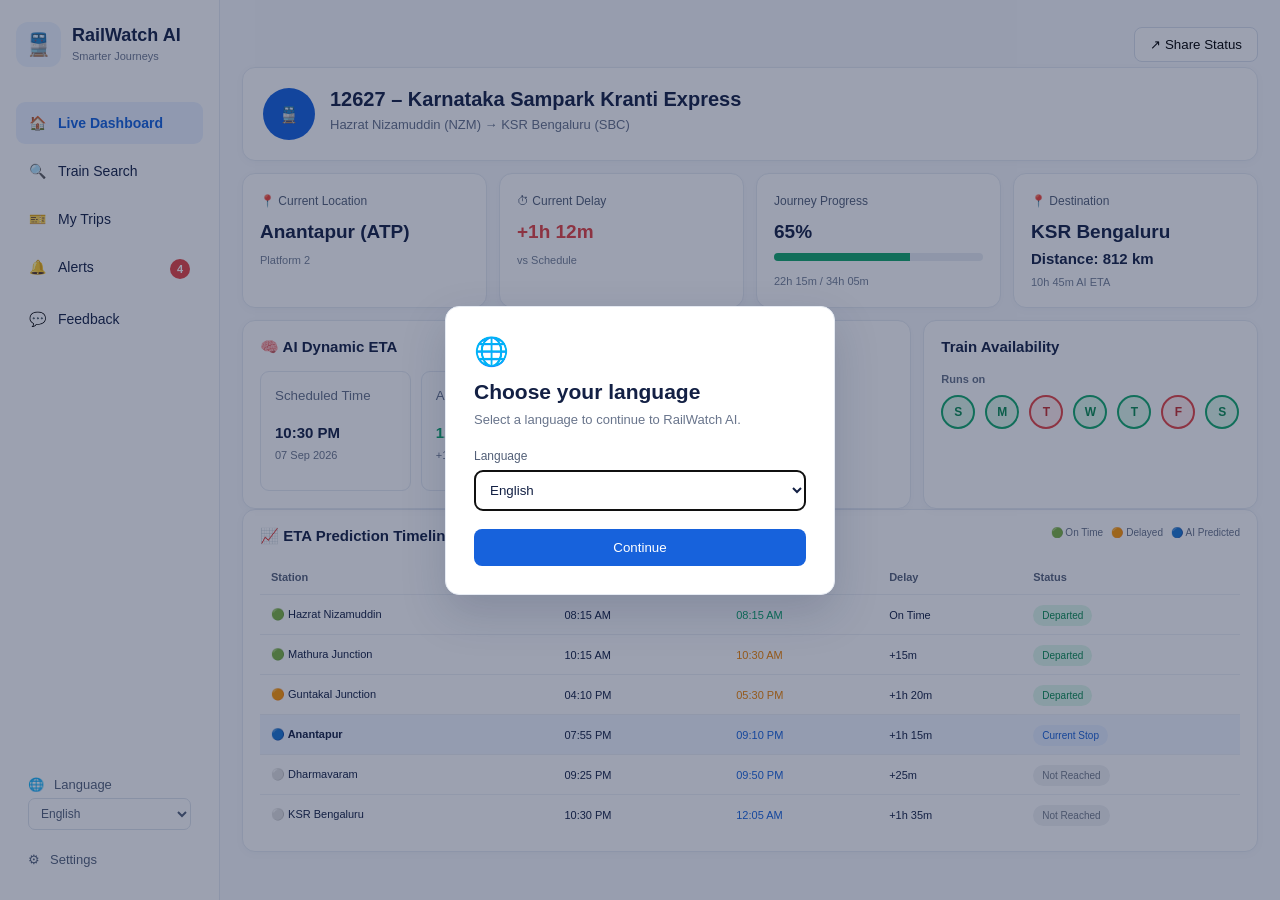
<file: index.html>
<!DOCTYPE html>
<html lang="en">
<head>
  <meta charset="UTF-8">
  <meta name="viewport" content="width=device-width, initial-scale=1.0">
  <title>RailWatch AI - Live Dashboard</title>
  <link rel="stylesheet" href="style.css">
</head>

<body>

<div class="app">

  <!-- SIDEBAR -->
  <aside class="sidebar">

    <div class="brand">
      <div class="brand-icon">🚆</div>
      <div>
        <h2>RailWatch AI</h2>
        <small>Smarter Journeys</small>
      </div>
    </div>

    <nav>

      <a href="index.html" class="nav-item active">
        🏠 <span>Live Dashboard</span>
      </a>

      <a href="train.html" class="nav-item">
        🔍 <span>Train Search</span>
      </a>

      <a href="my-trips.html" class="nav-item">
        🎫 <span>My Trips</span>
      </a>

      <a href="alerts.html" class="nav-item">
        🔔 <span>Alerts</span><span class="alert-count" data-alert-count aria-label="Number of alerts">4</span>
      </a>

      <a href="feedback.html" class="nav-item">
        💬 <span>Feedback</span>
      </a>

    </nav>

    <div class="auth-sidebar-links">
      <div class="language-setting">
        <label for="languageSelect">🌐 <span>Language</span></label>
        <select id="languageSelect" aria-label="Language">
          <option value="en">English</option>
          <option value="hi">हिन्दी</option>
          <option value="kn">ಕನ್ನಡ</option>
          <option value="ta">தமிழ்</option>
          <option value="ml">മലയാളം</option>
          <option value="te">తెలుగు</option>
        </select>
      </div>
      <details class="settings-menu">
        <summary>⚙ <span>Settings</span></summary>
        <a href="signin.html" class="auth-link">↪ <span>Sign In</span></a>
      </details>
    </div>

  </aside>


  <!-- MAIN -->
  <main class="main">

    <header class="topbar">
      <button>↗ Share Status</button>
    </header>


    <!-- TRAIN HEADER -->

    <section class="card train-header">

      <div class="train-logo">🚆</div>

      <div>
        <h1 id="dashboardTrainName">12627 – Karnataka Sampark Kranti Express</h1>
        <p id="dashboardTrainPath">Hazrat Nizamuddin (NZM) → KSR Bengaluru (SBC)</p>
      </div>

    </section>


    <!-- OVERVIEW -->

    <section class="overview-grid">

      <div class="card stat-card">
        <span>📍 Current Location</span>
        <h2 id="dashboardLocation">Anantapur (ATP)</h2>
        <small id="dashboardPlatform">Platform 2</small>
      </div>

      <div class="card stat-card">
        <span>⏱ Current Delay</span>
        <h2 id="dashboardDelay" class="danger">+1h 12m</h2>
        <small>vs Schedule</small>
      </div>

      <div class="card stat-card">
        <span>Journey Progress</span>
        <h2>65%</h2>

        <div class="progress">
          <div style="width:65%"></div>
        </div>

        <small>22h 15m / 34h 05m</small>
      </div>

      <div class="card stat-card">
        <span>📍 Destination</span>
        <h2 id="dashboardDestination">KSR Bengaluru</h2>
        <strong class="distance-value" id="dashboardDistance">Distance: 812 km</strong>
        <small>10h 45m AI ETA</small>
      </div>

    </section>


    <!-- ETA + FACTORS -->

    <section class="two-column">

      <!-- AI ETA -->

      <div class="card section">

        <h2>🧠 AI Dynamic ETA</h2>

        <div class="eta-grid">

          <div class="eta-box">
            <small>Scheduled Time</small>
            <h3 id="dashboardScheduledEta">10:30 PM</h3>
            <p>07 Sep 2026</p>
          </div>

          <div class="eta-box">
            <small>AI Predicted ETA</small>
            <h3 id="dashboardAiEta" class="success">12:05 AM</h3>
            <p>+1h 35m</p>
          </div>

          <div class="eta-box confidence">
            <small>Confidence</small>
            <strong>78%</strong>
            <p>High</p>
          </div>

        </div>

      </div>


      <!-- TRAIN AVAILABILITY -->

      <div class="card section">

        <h2>Train Availability</h2>

        <div class="availability-block">
          <h3>Runs on</h3>
          <div class="availability-days" id="dashboardAvailability" aria-label="Train availability by day">
            <span class="availability-day available" title="Available on Sunday">S</span>
            <span class="availability-day available" title="Available on Monday">M</span>
            <span class="availability-day unavailable" title="Not available on Tuesday">T</span>
            <span class="availability-day available" title="Available on Wednesday">W</span>
            <span class="availability-day available" title="Available on Thursday">T</span>
            <span class="availability-day unavailable" title="Not available on Friday">F</span>
            <span class="availability-day available" title="Available on Saturday">S</span>
          </div>
        </div>

      </div>

    </section>


    <!-- ETA TIMELINE -->

    <section class="card section">

      <div class="section-heading">
        <h2>📈 ETA Prediction Timeline</h2>

        <div class="legend">
          🟢 On Time &nbsp;
          🟠 Delayed &nbsp;
          🔵 AI Predicted
        </div>
      </div>


      <div class="table-container">

        <table>

          <thead>
            <tr>
              <th>Station</th>
              <th>Scheduled</th>
              <th>AI ETA</th>
              <th>Delay</th>
              <th>Status</th>
            </tr>
          </thead>

          <tbody>

            <tr>
              <td>🟢 Hazrat Nizamuddin</td>
              <td>08:15 AM</td>
              <td class="success">08:15 AM</td>
              <td>On Time</td>
              <td><span class="status green">Departed</span></td>
            </tr>

            <tr>
              <td>🟢 Mathura Junction</td>
              <td>10:15 AM</td>
              <td class="warning">10:30 AM</td>
              <td>+15m</td>
              <td><span class="status green">Departed</span></td>
            </tr>

            <tr>
              <td>🟠 Guntakal Junction</td>
              <td>04:10 PM</td>
              <td class="warning">05:30 PM</td>
              <td>+1h 20m</td>
              <td><span class="status green">Departed</span></td>
            </tr>

            <tr class="current">
              <td><strong>🔵 Anantapur</strong></td>
              <td>07:55 PM</td>
              <td class="blue">09:10 PM</td>
              <td>+1h 15m</td>
              <td><span class="status blue-bg">Current Stop</span></td>
            </tr>

            <tr>
              <td>⚪ Dharmavaram</td>
              <td>09:25 PM</td>
              <td class="blue">09:50 PM</td>
              <td>+25m</td>
              <td><span class="status gray">Not Reached</span></td>
            </tr>

            <tr>
              <td>⚪ KSR Bengaluru</td>
              <td>10:30 PM</td>
              <td class="blue">12:05 AM</td>
              <td>+1h 35m</td>
              <td><span class="status gray">Not Reached</span></td>
            </tr>

          </tbody>

        </table>

      </div>

    </section>

  </main>

</div>

<div class="train-picker-modal" id="trainPickerModal" role="dialog" aria-modal="true" aria-labelledby="trainPickerTitle" hidden>
  <div class="train-picker-card">
    <div class="language-modal-icon">🚆</div>
    <h2 id="trainPickerTitle">Choose a train</h2>
    <p id="trainPickerRoute"></p>
    <div id="trainPickerResults" class="train-picker-results"></div>
  </div>
</div>

<div class="language-modal" id="languageModal" role="dialog" aria-modal="true" aria-labelledby="languageModalTitle" hidden>
  <div class="language-modal-card">
    <div class="language-modal-icon">🌐</div>
    <h2 id="languageModalTitle">Choose your language</h2>
    <p>Select a language to continue to RailWatch AI.</p>
    <label for="languageModalSelect">Language</label>
    <select id="languageModalSelect">
      <option value="en">English</option>
      <option value="hi">हिन्दी</option>
      <option value="kn">ಕನ್ನಡ</option>
      <option value="ta">தமிழ்</option>
      <option value="ml">മലയാളം</option>
      <option value="te">తెలుగు</option>
    </select>
    <button class="primary-btn language-continue" id="languageContinue" type="button">Continue</button>
  </div>
</div>

<div class="journey-modal" id="journeyModal" role="dialog" aria-modal="true" aria-labelledby="journeyModalTitle" hidden>
  <div class="journey-modal-card">
    <div class="language-modal-icon">🚆</div>
    <h2 id="journeyModalTitle">Plan your journey</h2>
    <p>Select your starting point and destination to continue.</p>
    <form id="journeyForm">
      <label for="journeyFrom">From</label>
      <select id="journeyFrom" required>
        <option value="">Select station</option>
        <option>Hazrat Nizamuddin</option>
        <option>Mathura Junction</option>
        <option>Guntakal Junction</option>
        <option>Anantapur</option>
        <option>Dharmavaram</option>
        <option>KSR Bengaluru</option>
        <option>Kolar</option>
        <option>New Delhi</option>
      </select>

      <label for="journeyTo">To</label>
      <select id="journeyTo" required>
        <option value="">Select station</option>
        <option>Hazrat Nizamuddin</option>
        <option>Mathura Junction</option>
        <option>Guntakal Junction</option>
        <option>Anantapur</option>
        <option>Dharmavaram</option>
        <option>KSR Bengaluru</option>
        <option>Kolar</option>
        <option>New Delhi</option>
      </select>

      <p class="journey-error" id="journeyError" role="alert"></p>
      <button class="primary-btn journey-search" type="submit">Search</button>
    </form>
    <button class="secondary-btn journey-close" id="journeyClose" type="button">Close</button>
  </div>
</div>

<script src="auth.js"></script>
<script src="app.js"></script>
<script src="client_sync.js"></script>

</body>
</html>
</file>
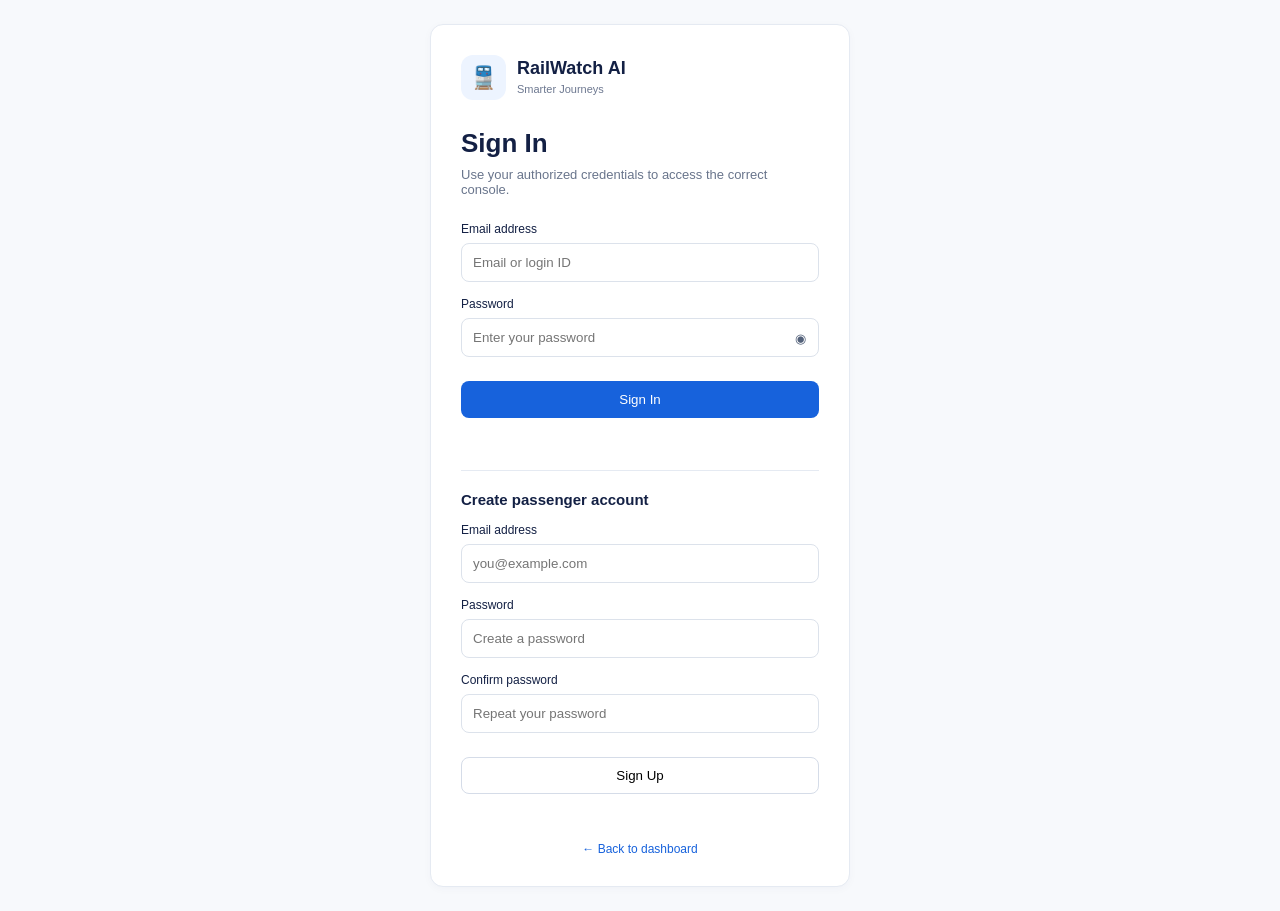
<file: admin.html>
<!DOCTYPE html>
<html lang="en">
<head>
  <meta charset="UTF-8">
  <meta name="viewport" content="width=device-width, initial-scale=1.0">
  <title>RailWatch AI - Admin Panel</title>
  <link rel="stylesheet" href="style.css">
  <style>
    /* Admin Specific Scaffolding */
    .admin-container {
      display: flex;
      flex-direction: column;
      gap: 20px;
    }
    .admin-nav {
      display: flex;
      gap: 10px;
      border-bottom: 2px solid #e5eaf2;
      padding-bottom: 10px;
      margin-bottom: 10px;
      overflow-x: auto;
    }
    .admin-tab {
      padding: 8px 16px;
      border-radius: 6px;
      background: #f1f5ff;
      color: #1260dc;
      border: none;
      cursor: pointer;
      font-weight: 600;
      font-size: 13px;
    }
    .admin-tab.active {
      background: #1260dc;
      color: white;
    }
    .tab-content {
      display: none;
    }
    .tab-content.active {
      display: block;
    }
    .form-grid {
      display: grid;
      grid-template-columns: repeat(auto-fit, minmax(220px, 1fr));
      gap: 15px;
      margin-bottom: 15px;
    }
    .form-group {
      display: flex;
      flex-direction: column;
      gap: 6px;
    }
    .form-group label {
      font-size: 12px;
      font-weight: 600;
      color: #536078;
    }
    .form-group input, .form-group select, .form-group textarea {
      padding: 10px;
      border: 1px solid #dce2eb;
      border-radius: 8px;
      font-size: 13px;
      outline: none;
    }
    .table-actions button {
      padding: 4px 8px;
      font-size: 11px;
      border-radius: 4px;
      border: none;
      cursor: pointer;
    }
    .btn-edit { background: #e3edff; color: #1760d5; }
    .btn-delete { background: #ffe7e7; color: #e44343; }
    .edit-login-modal {
      position: fixed;
      inset: 0;
      display: none;
      place-items: center;
      padding: 20px;
      background: rgba(19, 32, 68, .35);
      z-index: 10;
    }
    .edit-login-modal.open { display: grid; }
    .edit-login-dialog {
      width: min(100%, 440px);
      padding: 24px;
    }
    .edit-login-dialog h2 { margin-bottom: 18px; }
    .edit-login-actions {
      display: flex;
      justify-content: flex-end;
      gap: 10px;
      margin-top: 18px;
    }
    .admin-logout {
      position: fixed;
      left: 22px;
      bottom: 22px;
      z-index: 5;
      background: white;
      border: 1px solid #e5eaf2;
      box-shadow: 0 4px 14px rgba(19, 32, 68, .08);
    }
    @media (max-width: 550px) {
      .admin-logout {
        left: 12px;
        bottom: 12px;
      }
    }
  </style>
</head>
<body data-required-role="admin">

<div class="app">

  <!-- MAIN -->
  <main class="main admin-main">

    <div class="page-header">
      <h1>Admin</h1>
      <p>Manage passenger feedback and dashboard users.</p>
    </div>

    <!-- ADMIN TABS NAVIGATION -->
    <div class="admin-nav">
      <button class="admin-tab active" onclick="switchTab(event, 'tab-feedback')">💬 Feedback & Reports</button>
      <button class="admin-tab" onclick="switchTab(event, 'tab-users')">👥 User Management</button>
    </div>

    <div class="admin-container">

      <!-- 4. USER FEEDBACK AND REPORTS -->
      <section id="tab-feedback" class="tab-content">
        <div class="card section">
          <h2>Submitted Passenger Feedback</h2>
          <div class="table-container">
            <table>
              <thead>
                <tr>
                  <th>Timestamp</th>
                  <th>Type</th>
                  <th>Feedback Text</th>
                  <th>Rating</th>
                </tr>
              </thead>
              <tbody id="feedbackTableBody">
                <!-- Dynamically Rendered from localStorage -->
              </tbody>
            </table>
          </div>
        </div>
      </section>

      <!-- 5. USER MANAGEMENT -->
      <section id="tab-users" class="tab-content">
        <div class="card section">
          <h2>Registered Dashboard Users</h2>
          <form id="userForm" class="user-form" onsubmit="addUser(event)">
            <div class="form-grid">
              <div class="form-group">
                <label for="loginEmail">Login Email / ID</label>
                <input type="text" id="loginEmail" placeholder="pilot@loco.eta.in" required>
              </div>
              <div class="form-group">
                <label for="loginPassword">Password</label>
                <div class="password-field">
                  <input type="password" id="loginPassword" placeholder="Enter password" required>
                  <button type="button" class="password-toggle" aria-label="Show password" onclick="togglePassword('loginPassword', this)">◉</button>
                </div>
              </div>
              <div class="form-group">
                <label for="loginRole">Panel Access</label>
                <select id="loginRole">
                  <option value="admin">Admin Panel</option>
                  <option value="loco">Loco Pilot Panel</option>
                  <option value="data">Data Console</option>
                </select>
              </div>
            </div>
            <button type="submit" class="primary-btn">Create Login</button>
          </form>

          <div class="table-container">
            <table>
              <thead>
                <tr>
                  <th>Login Email / ID</th>
                  <th>Panel Access</th>
                  <th>Actions</th>
                </tr>
              </thead>
              <tbody id="userTableBody">
                <!-- Dynamically rendered from localStorage -->
              </tbody>
            </table>
          </div>
        </div>
      </section>

    </div>

  </main>
</div>

<a class="auth-link admin-logout" href="signin.html" onclick="signOut()">↪ <span>Log Out</span></a>

<div id="editLoginModal" class="edit-login-modal" role="dialog" aria-modal="true" aria-labelledby="editLoginTitle">
  <form id="editLoginForm" class="card edit-login-dialog" onsubmit="saveEditedUser(event)">
    <h2 id="editLoginTitle">Edit Login</h2>
    <div class="form-group">
      <label for="editLoginEmail">Login Email / ID</label>
      <input type="text" id="editLoginEmail" required>
    </div>
    <div class="form-group" style="margin-top: 12px;">
      <label for="editLoginPassword">Password</label>
      <div class="password-field">
        <input type="password" id="editLoginPassword" required>
        <button type="button" class="password-toggle" aria-label="Show password" onclick="togglePassword('editLoginPassword', this)">◉</button>
      </div>
    </div>
    <div class="form-group" style="margin-top: 12px;">
      <label for="editLoginRole">Panel Access</label>
      <select id="editLoginRole">
        <option value="admin">Admin Panel</option>
        <option value="loco">Loco Pilot Panel</option>
        <option value="data">Data Console</option>
      </select>
    </div>
    <p id="editLoginError" class="signin-error" role="alert"></p>
    <div class="edit-login-actions">
      <button type="button" class="secondary-btn" onclick="closeEditUser()">Cancel</button>
      <button type="submit" class="primary-btn">Save Changes</button>
    </div>
  </form>
</div>

<script src="users.js"></script>
<script src="auth.js"></script>
<script src="app.js"></script>
<script src="admin_state.js"></script>
</body>
</html>
</file>
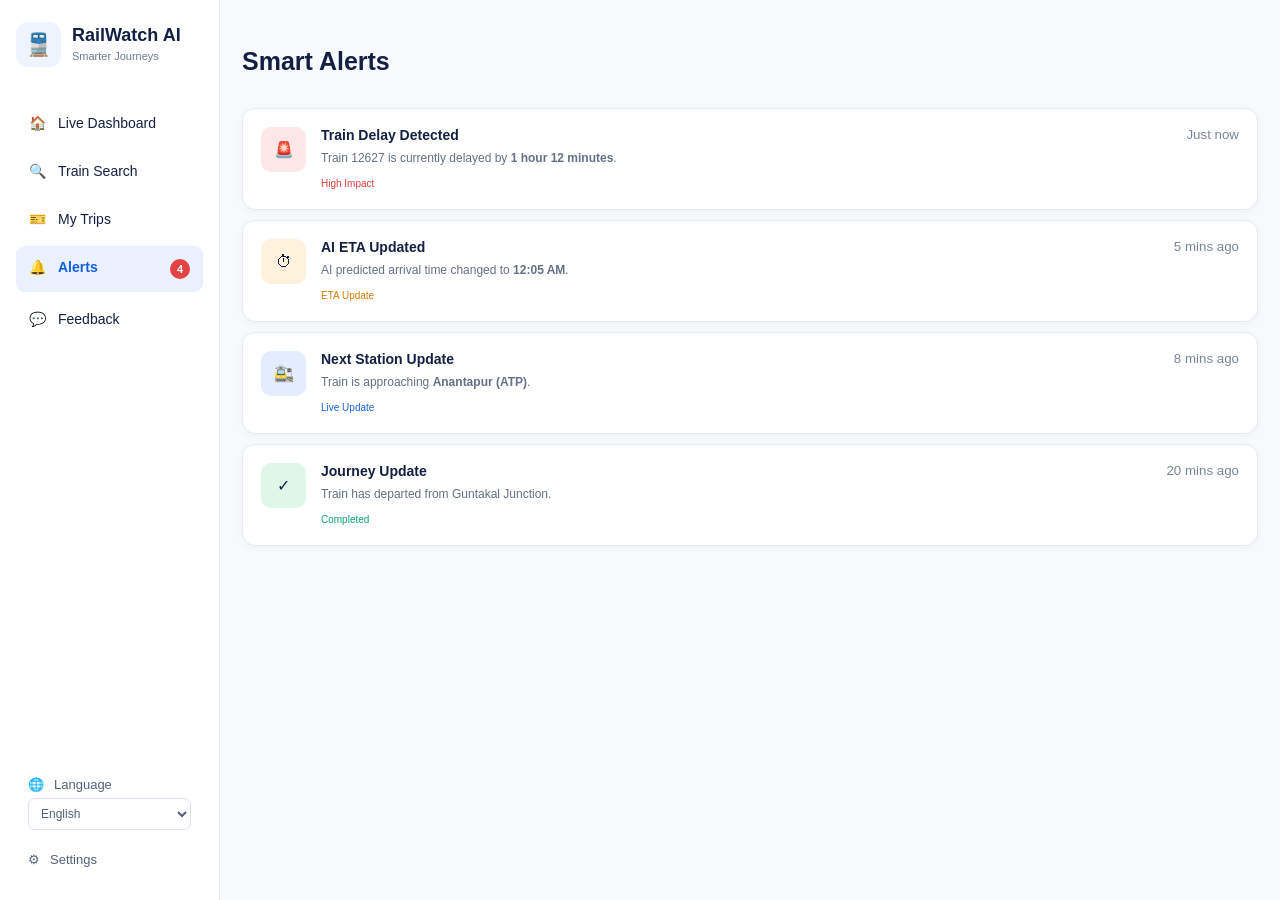
<file: alerts.html>
<!DOCTYPE html>
<html lang="en">

<head>

  <meta charset="UTF-8">
  <meta name="viewport" content="width=device-width, initial-scale=1.0">

  <title>RailWatch AI - Alerts</title>

  <link rel="stylesheet" href="style.css">

</head>

<body>

<div class="app">

  <aside class="sidebar">

    <div class="brand">

      <div class="brand-icon">🚆</div>

      <div>
        <h2>RailWatch AI</h2>
        <small>Smarter Journeys</small>
      </div>

    </div>


    <nav>

      <a href="index.html" class="nav-item">
        🏠 <span>Live Dashboard</span>
      </a>

      <a href="train.html" class="nav-item">
        🔍 <span>Train Search</span>
      </a>

      <a href="my-trips.html" class="nav-item">
        🎫 <span>My Trips</span>
      </a>

      <a href="alerts.html" class="nav-item active">
        🔔 <span>Alerts</span><span class="alert-count" data-alert-count aria-label="Number of alerts">4</span>
      </a>

      <a href="feedback.html" class="nav-item">
        💬 <span>Feedback</span>
      </a>

    </nav>

    <div class="auth-sidebar-links">
      <div class="language-setting">
        <label for="languageSelect">🌐 <span>Language</span></label>
        <select id="languageSelect" aria-label="Language">
          <option value="en">English</option>
          <option value="hi">हिन्दी</option>
          <option value="kn">ಕನ್ನಡ</option>
          <option value="ta">தமிழ்</option>
          <option value="ml">മലയാളം</option>
          <option value="te">తెలుగు</option>
        </select>
      </div>
      <details class="settings-menu">
        <summary>⚙ <span>Settings</span></summary>
        <a href="signin.html" class="auth-link">↪ <span>Sign In</span></a>
      </details>
    </div>

  </aside>


  <main class="main">

    <div class="page-header">

      <h1>Smart Alerts</h1>

    </div>


    <div id="userAlertContainer" class="alert-list">


      <div class="card alert-card-large default-alert">

        <div class="alert-symbol danger-bg">
          🚨
        </div>

        <div class="alert-content">

          <div class="alert-top">
            <h3>Train Delay Detected</h3>
            <small>Just now</small>
          </div>

          <p>
            Train 12627 is currently delayed by
            <strong>1 hour 12 minutes</strong>.
          </p>

          <span class="alert-tag high">
            High Impact
          </span>

        </div>

      </div>


      <div class="card alert-card-large default-alert">

        <div class="alert-symbol warning-bg">
          ⏱
        </div>

        <div class="alert-content">

          <div class="alert-top">
            <h3>AI ETA Updated</h3>
            <small>5 mins ago</small>
          </div>

          <p>
            AI predicted arrival time changed to
            <strong>12:05 AM</strong>.
          </p>

          <span class="alert-tag medium">
            ETA Update
          </span>

        </div>

      </div>


      <div class="card alert-card-large default-alert">

        <div class="alert-symbol blue-bg">
          🚉
        </div>

        <div class="alert-content">

          <div class="alert-top">
            <h3>Next Station Update</h3>
            <small>8 mins ago</small>
          </div>

          <p>
            Train is approaching
            <strong>Anantapur (ATP)</strong>.
          </p>

          <span class="alert-tag low">
            Live Update
          </span>

        </div>

      </div>


      <div class="card alert-card-large default-alert">

        <div class="alert-symbol success-bg">
          ✓
        </div>

        <div class="alert-content">

          <div class="alert-top">
            <h3>Journey Update</h3>
            <small>20 mins ago</small>
          </div>

          <p>
            Train has departed from Guntakal Junction.
          </p>

          <span class="alert-tag success">
            Completed
          </span>

        </div>

      </div>

    </div>

  </main>

</div>

<script src="auth.js"></script>
<script src="app.js"></script>
<script src="client_sync.js"></script>
</body>
</html>
</file>
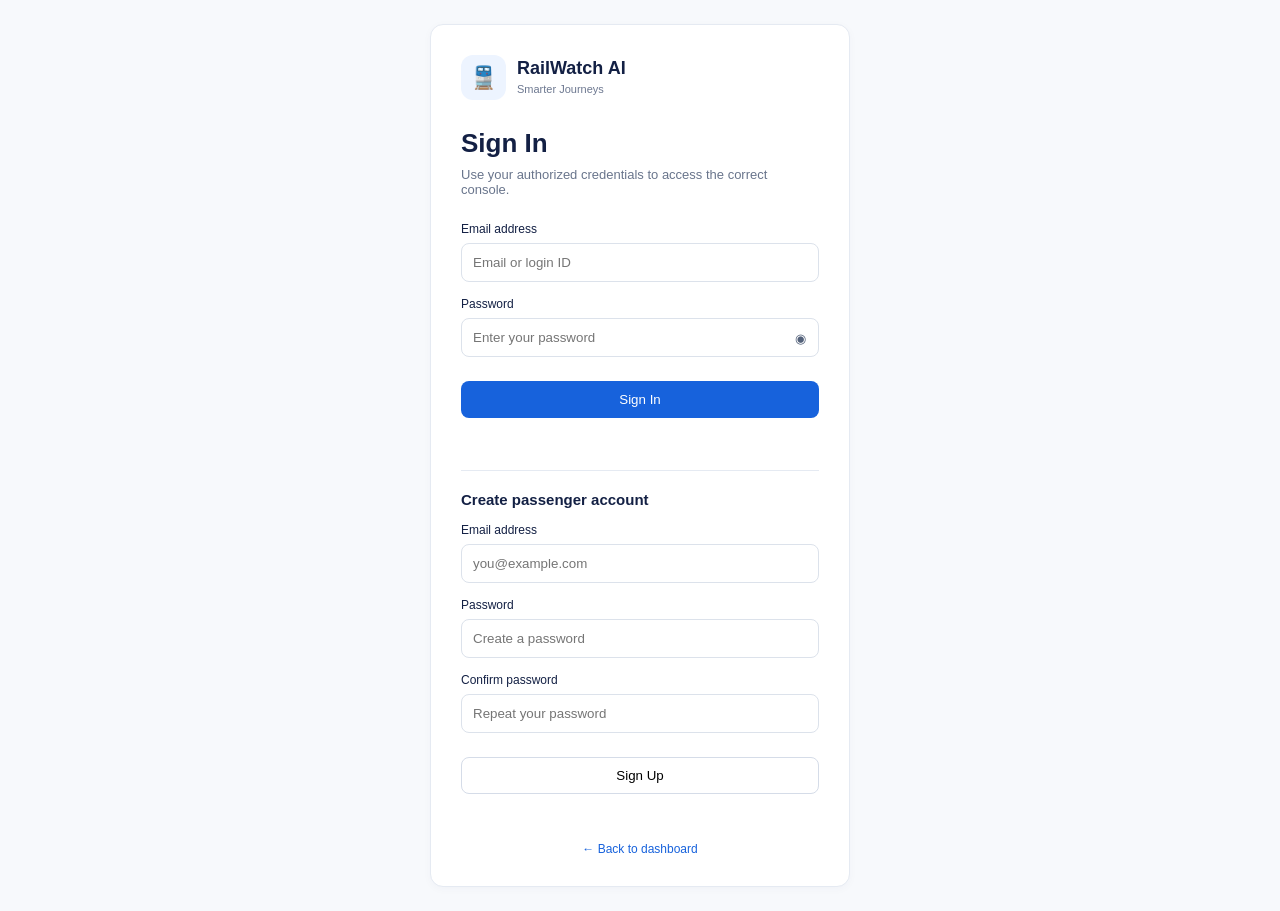
<file: data.html>
<!DOCTYPE html>
<html lang="en">
<head>
  <meta charset="UTF-8">
  <meta name="viewport" content="width=device-width, initial-scale=1.0">
  <title>RailWatch AI - Data Console</title>
  <link rel="stylesheet" href="style.css">
  <style>
    /* Admin Specific Scaffolding */
    .admin-container {
      display: flex;
      flex-direction: column;
      gap: 20px;
    }
    .admin-nav {
      display: flex;
      gap: 10px;
      border-bottom: 2px solid #e5eaf2;
      padding-bottom: 10px;
      margin-bottom: 10px;
      overflow-x: auto;
    }
    .admin-tab {
      padding: 8px 16px;
      border-radius: 6px;
      background: #f1f5ff;
      color: #1260dc;
      border: none;
      cursor: pointer;
      font-weight: 600;
      font-size: 13px;
    }
    .admin-tab.active {
      background: #1260dc;
      color: white;
    }
    .tab-content {
      display: none;
    }
    .tab-content.active {
      display: block;
    }
    .form-grid {
      display: grid;
      grid-template-columns: repeat(auto-fit, minmax(220px, 1fr));
      gap: 15px;
      margin-bottom: 15px;
    }
    .form-group {
      display: flex;
      flex-direction: column;
      gap: 6px;
    }
    .form-group label {
      font-size: 12px;
      font-weight: 600;
      color: #536078;
    }
    .form-group input, .form-group select, .form-group textarea {
      padding: 10px;
      border: 1px solid #dce2eb;
      border-radius: 8px;
      font-size: 13px;
      outline: none;
    }
    .table-actions button {
      padding: 4px 8px;
      font-size: 11px;
      border-radius: 4px;
      border: none;
      cursor: pointer;
    }
    .btn-edit { background: #e3edff; color: #1760d5; }
    .btn-delete { background: #ffe7e7; color: #e44343; }
    .edit-login-modal {
      position: fixed;
      inset: 0;
      display: none;
      place-items: center;
      padding: 20px;
      background: rgba(19, 32, 68, .35);
      z-index: 10;
    }
    .edit-login-modal.open { display: grid; }
    .edit-login-dialog {
      width: min(100%, 440px);
      padding: 24px;
    }
    .edit-login-dialog h2 { margin-bottom: 18px; }
    .edit-login-actions {
      display: flex;
      justify-content: flex-end;
      gap: 10px;
      margin-top: 18px;
    }
  </style>
</head>
<body data-required-role="data">

<div class="app">

  <!-- SIDEBAR -->
  <aside class="sidebar">
    <div class="brand">
      <div class="brand-icon">⚙️</div>
      <div>
        <h2>RailWatch AI</h2>
        <small>Data Console</small>
      </div>
    </div>

    <nav>
      <a href="data.html" class="nav-item active">
        🛠️ <span>Data Console</span>
      </a>
    </nav>

    <div class="auth-sidebar-links">
      <div class="language-setting">
        <label for="languageSelect">🌐 <span>Language</span></label>
        <select id="languageSelect" aria-label="Language">
          <option value="en">English</option>
          <option value="hi">हिन्दी</option>
          <option value="kn">ಕನ್ನಡ</option>
          <option value="ta">தமிழ்</option>
          <option value="ml">മലയാളം</option>
          <option value="te">తెలుగు</option>
        </select>
      </div>
      <a href="signin.html" class="auth-link" onclick="signOut()">↪ <span>Log Out</span></a>
    </div>
  </aside>

  <!-- MAIN -->
  <main class="main data-main">

    <div class="page-header">
      <h1>Data Console</h1>
      <p>Configure real-time parameters, schedules, and alerts.</p>
    </div>

    <!-- ADMIN TABS NAVIGATION -->
    <div class="admin-nav">
      <button class="admin-tab active" onclick="switchTab(event, 'tab-live')">📡 Live Data Management</button>
      <button class="admin-tab" onclick="switchTab(event, 'tab-schedule')">📅 Train Schedule</button>
      <button class="admin-tab" onclick="switchTab(event, 'tab-alerts')">🔔 Alert Configuration</button>
    </div>

    <div class="admin-container">

      <!-- 1. LIVE DATA MANAGEMENT -->
      <section id="tab-live" class="tab-content active">
        <div class="card section">
          <h2>Update Real-time Train Dashboard Data</h2>
          <form id="liveDataForm">
            <div class="form-grid">
              <div class="form-group">
                <label>Train ID & Name</label>
                <input type="text" id="trainName" value="12627 – Karnataka Sampark Kranti Express">
              </div>
              <div class="form-group">
                <label>Current Location Station</label>
                <input type="text" id="currentLocation" value="Anantapur (ATP)">
              </div>
              <div class="form-group">
                <label>Platform Number</label>
                <input type="text" id="platform" value="Platform 2">
              </div>
              <div class="form-group">
                <label>Current Delay Override</label>
                <input type="text" id="currentDelay" value="+1h 12m">
              </div>
              <div class="form-group">
                <label>AI Predicted ETA</label>
                <input type="text" id="aiEta" value="12:05 AM">
              </div>
              <div class="form-group">
                <label>ETA Confidence Rate (%)</label>
                <input type="number" id="confidence" value="78">
              </div>
            </div>
            <button type="button" class="primary-btn" onclick="saveLiveData()">Push Updates to User Dashboard</button>
          </form>
        </div>

        <div class="card section">
          <h2>Train Availability</h2>
          <form id="availabilityForm">
            <div class="form-grid">
              <div class="form-group">
                <label for="availabilityTrain">Train</label>
                <select id="availabilityTrain"></select>
              </div>
            </div>
            <div class="availability-editor" id="availabilityEditor" aria-label="Train availability by day"></div>
            <button type="button" class="primary-btn" onclick="saveAvailability()">Save Availability</button>
          </form>
        </div>
      </section>

      <!-- 2. TRAIN SCHEDULE -->
      <section id="tab-schedule" class="tab-content">
        <div class="card section">
          <h2>Station Schedule Manager</h2>
          <form id="scheduleForm" class="console-form">
            <div class="form-grid">
              <div class="form-group">
                <label>Station Name</label>
                <input type="text" id="schedStation" placeholder="e.g. Dharmavaram">
              </div>
              <div class="form-group">
                <label>Scheduled Arrival</label>
                <input type="text" id="schedTime" placeholder="e.g. 09:25 PM">
              </div>
              <div class="form-group">
                <label>AI Estimated ETA</label>
                <input type="text" id="schedAiTime" placeholder="e.g. 09:50 PM">
              </div>
              <div class="form-group">
                <label>Status</label>
                <select id="schedStatus">
                  <option value="Departed">Departed</option>
                  <option value="Current Stop">Current Stop</option>
                  <option value="Not Reached">Not Reached</option>
                </select>
              </div>
            </div>
            <button type="button" class="primary-btn" onclick="addScheduleRow()">Add / Update Station</button>
          </form>

          <div class="table-container">
            <table>
              <thead>
                <tr>
                  <th>Station</th>
                  <th>Scheduled</th>
                  <th>AI ETA</th>
                  <th>Status</th>
                  <th>Action</th>
                </tr>
              </thead>
              <tbody id="scheduleTableBody">
                <!-- Dynamically Rendered -->
              </tbody>
            </table>
          </div>
        </div>
      </section>

      <!-- 3. ALERT CONFIGURATION -->
      <section id="tab-alerts" class="tab-content">
        <div class="card section">
          <h2>Broadcast System Alerts</h2>
          <form id="alertForm" class="console-form">
            <div class="form-grid">
              <div class="form-group">
                <label>Alert Title</label>
                <input type="text" id="alertTitle" placeholder="e.g. Signal Failure Detected">
              </div>
              <div class="form-group">
                <label>Impact Level</label>
                <select id="alertSeverity">
                  <option value="high">High Impact (Danger)</option>
                  <option value="medium">Medium Impact (Warning)</option>
                  <option value="low">Live Update (Info)</option>
                </select>
              </div>
              <div class="form-group alert-description-group">
                <label>Alert Description</label>
                <input type="text" id="alertDesc" placeholder="Describe the delay or route modification event...">
              </div>
            </div>
            <button type="button" class="primary-btn" onclick="broadcastAlert()">Broadcast Alert</button>
          </form>

          <h3>Active Alerts Stream</h3>
          <div id="adminAlertContainer" class="alert-list console-alert-list">
            <!-- Rendered Alerts -->
          </div>
        </div>
      </section>

    </div>

  </main>
</div>

<script src="users.js"></script>
<script src="auth.js"></script>
<script src="app.js"></script>
<script src="admin_state.js"></script>
</body>
</html>
</file>
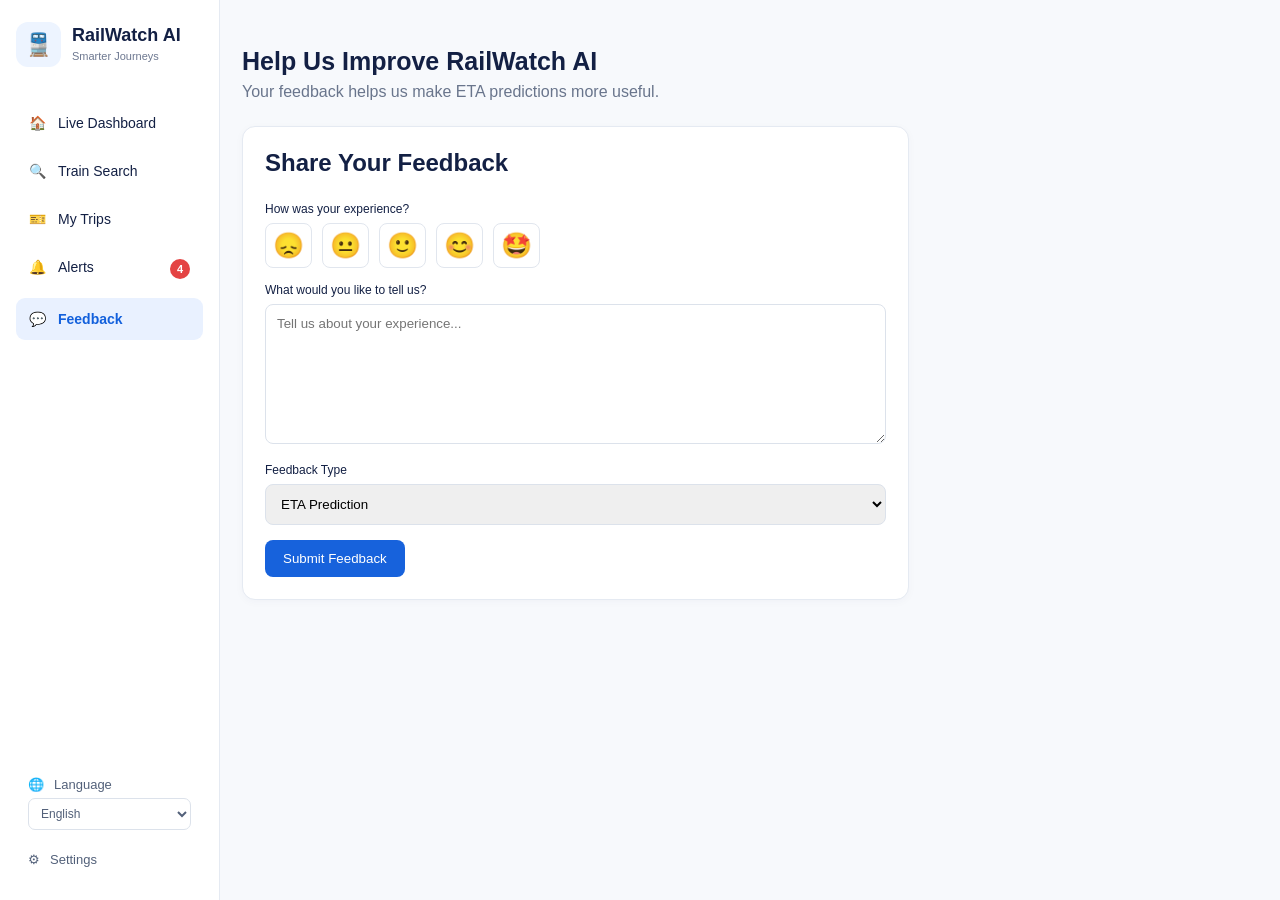
<file: feedback.html>
<!DOCTYPE html>
<html lang="en">

<head>

  <meta charset="UTF-8">
  <meta name="viewport" content="width=device-width, initial-scale=1.0">

  <title>RailWatch AI - Feedback</title>

  <link rel="stylesheet" href="style.css">

</head>

<body>

<div class="app">

  <aside class="sidebar">

    <div class="brand">

      <div class="brand-icon">🚆</div>

      <div>
        <h2>RailWatch AI</h2>
        <small>Smarter Journeys</small>
      </div>

    </div>


    <nav>

      <a href="index.html" class="nav-item">
        🏠 <span>Live Dashboard</span>
      </a>

      <a href="train.html" class="nav-item">
        🔍 <span>Train Search</span>
      </a>

      <a href="my-trips.html" class="nav-item">
        🎫 <span>My Trips</span>
      </a>

      <a href="alerts.html" class="nav-item">
        🔔 <span>Alerts</span><span class="alert-count" data-alert-count aria-label="Number of alerts">4</span>
      </a>

      <a href="feedback.html" class="nav-item active">
        💬 <span>Feedback</span>
      </a>

    </nav>

    <div class="auth-sidebar-links">
      <div class="language-setting">
        <label for="languageSelect">🌐 <span>Language</span></label>
        <select id="languageSelect" aria-label="Language">
          <option value="en">English</option>
          <option value="hi">हिन्दी</option>
          <option value="kn">ಕನ್ನಡ</option>
          <option value="ta">தமிழ்</option>
          <option value="ml">മലയാളം</option>
          <option value="te">తెలుగు</option>
        </select>
      </div>
      <details class="settings-menu">
        <summary>⚙ <span>Settings</span></summary>
        <a href="signin.html" class="auth-link">↪ <span>Sign In</span></a>
      </details>
    </div>

  </aside>


  <main class="main">

    <div class="page-header">

      <h1>Help Us Improve RailWatch AI</h1>

      <p>
        Your feedback helps us make ETA predictions more useful.
      </p>

    </div>


    <div class="feedback-layout">


      <!-- FEEDBACK FORM -->

      <section class="card feedback-form">

        <h2>Share Your Feedback</h2>

        <label>How was your experience?</label>

        <div class="rating">

          <button>😞</button>
          <button>😐</button>
          <button>🙂</button>
          <button>😊</button>
          <button>🤩</button>

        </div>


        <label>What would you like to tell us?</label>

        <textarea
          id="feedbackText"
          placeholder="Tell us about your experience..."
        ></textarea>


        <label>Feedback Type</label>

        <select>

          <option>ETA Prediction</option>
          <option>Train Tracking</option>
          <option>Alerts</option>
          <option>Train Search</option>
          <option>Bug Report</option>
          <option>Others</option>

        </select>


        <button
          class="primary-btn"
          onclick="submitFeedback()"
        >
          Submit Feedback
        </button>

      </section>


    </div>

  </main>

</div>


<script src="auth.js"></script>
<script src="app.js"></script>
<script src="client_sync.js"></script>

</body>
</html>
</file>
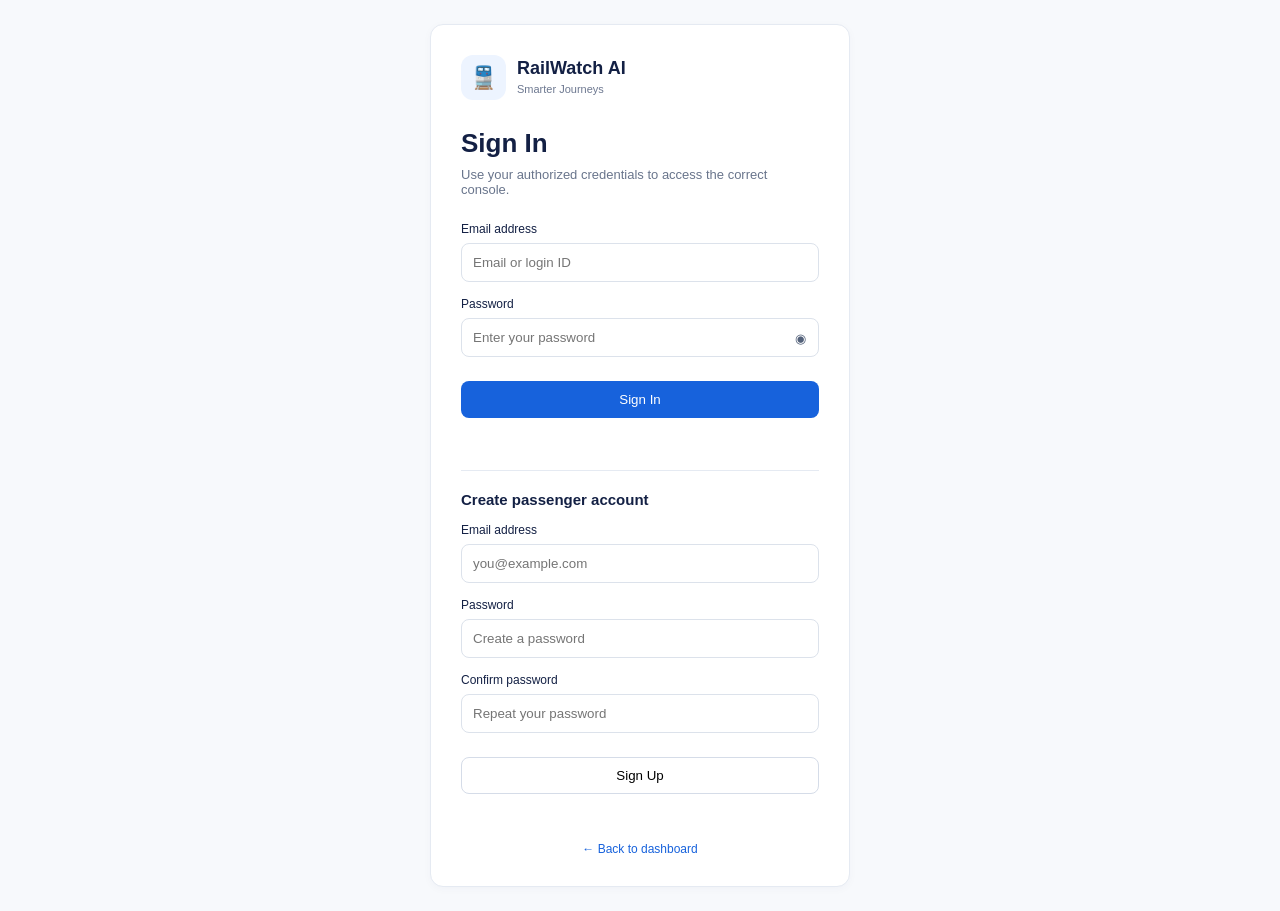
<file: locopilot.html>
<!DOCTYPE html>
<html lang="en">
<head>
  <meta charset="UTF-8">
  <meta name="viewport" content="width=device-width, initial-scale=1.0">
  <title>RailWatch AI - Loco Pilot Console</title>
  <link rel="stylesheet" href="style.css">
  <style>
    /* Pilot Panel Scaffolding */
    .pilot-grid {
      display: grid;
      grid-template-columns: 1fr 1fr;
      gap: 20px;
    }
    @media (max-width: 900px) {
      .pilot-grid { grid-template-columns: 1fr; }
    }
    .factor-buttons {
      display: grid;
      grid-template-columns: repeat(auto-fit, minmax(130px, 1fr));
      gap: 10px;
      margin-bottom: 15px;
    }
    .factor-btn {
      padding: 12px 10px;
      border: 2px solid #dce2eb;
      background: #f8fafc;
      border-radius: 8px;
      cursor: pointer;
      font-weight: 600;
      font-size: 13px;
      text-align: center;
      transition: all 0.2s ease;
    }
    .factor-btn.active {
      border-color: #1260dc;
      background: #eaf2ff;
      color: #1260dc;
    }
    .telemetry-badge {
      display: inline-block;
      padding: 4px 10px;
      background: #eef2f6;
      border-radius: 6px;
      font-size: 12px;
      font-weight: bold;
      color: #334155;
    }
    .log-item {
      padding: 12px;
      border-bottom: 1px solid #edf2f7;
      display: flex;
      justify-content: space-between;
      align-items: center;
    }
    .log-item:last-child { border-bottom: none; }
    .log-time { font-size: 12px; color: #64748b; font-weight: 600; }
  </style>
</head>
<body>

<div class="app">

  <!-- SIDEBAR -->
  <aside class="sidebar">
    <div class="brand">
      <div class="brand-icon">🚆</div>
      <div>
        <h2>RailWatch AI</h2>
        <small>Pilot Console</small>
      </div>
    </div>

    <nav>
      <a href="locopilot.html" class="nav-item active">👨‍✈️ <span>Pilot Console</span></a>
    </nav>

    <div class="auth-sidebar-links">
      <div class="language-setting">
        <label for="languageSelect">🌐 <span>Language</span></label>
        <select id="languageSelect" aria-label="Language">
          <option value="en">English</option>
          <option value="hi">हिन्दी</option>
          <option value="kn">ಕನ್ನಡ</option>
          <option value="ta">தமிழ்</option>
          <option value="ml">മലയാളം</option>
          <option value="te">తెలుగు</option>
        </select>
      </div>
      <a href="signin.html" class="auth-link" onclick="signOut()">↪ <span>Log Out</span></a>
    </div>
  </aside>

  <!-- MAIN CONTENT -->
  <main class="main">

    <!-- 1. TRAIN & PILOT DETAILS HEADER -->
    <section class="card train-header" style="margin-bottom: 20px;">
      <div class="train-logo">👨‍✈️</div>
      <div style="flex-grow: 1;">
        <h1>12627 – Karnataka Sampark Kranti Express</h1>
        <p><strong>Pilot:</strong> Capt. A. Sharma (ID: #PLT-9042) | <strong>Route:</strong> NZM → SBC</p>
      </div>
      <div>
        <span class="telemetry-badge">📍 GPS: Near Anantapur (ATP)</span>
        <span class="telemetry-badge">⚡ Speed: 72 km/h</span>
      </div>
    </section>

    <div class="pilot-grid">

      <!-- LEFT COLUMN: OPERATIONAL FACTOR REPORTING & GRAPH -->
      <div class="admin-container">

        <!-- OPERATIONAL FACTORS & COMMENT ENTRY -->
        <section class="card section">
          <h2>Report Operational Incident</h2>
          <p style="font-size: 12px; color: #64748b; margin-bottom: 15px;">
            Select an operational factor to report live delays directly to the Admin and Dashboard.
          </p>

          <label style="font-size: 12px; font-weight: 600; color: #536078;">Select Factor Category</label>
          <div class="factor-buttons">
            <button class="factor-btn active" onclick="selectFactor(this, 'Heavy Traffic')">🚨 Heavy Traffic</button>
            <button class="factor-btn" onclick="selectFactor(this, 'Signal Issue')">⚠️ Signal</button>
            <button class="factor-btn" onclick="selectFactor(this, 'Weather')">🌧 Weather</button>
            <button class="factor-btn" onclick="selectFactor(this, 'Medical Emergency')">🚑 Medical Emergency</button>
            <button class="factor-btn" onclick="selectFactor(this, 'Others')">🔧 Others</button>
          </div>

          <div id="otherFactorContainer" class="form-group" style="display: none; margin-bottom: 15px;">
            <label for="otherFactor">Describe the Other Factors</label>
            <textarea id="otherFactor" class="other-factor-textarea" rows="3" placeholder="Describe the operational factor..."></textarea>
          </div>

          <div class="form-group" style="margin-bottom: 15px;">
            <label style="font-size: 12px; font-weight: 600; color: #536078;">Impact Level</label>
            <select id="pilotImpact" style="padding: 10px; border-radius: 8px; border: 1px solid #dce2eb;">
              <option value="High Impact">High Impact (+20m or more)</option>
              <option value="Medium Impact" selected>Medium Impact (+10m to +20m)</option>
              <option value="Low Impact">Low Impact (<10m delay)</option>
            </select>
          </div>

          <div class="form-group" style="margin-bottom: 15px;">
            <label style="font-size: 12px; font-weight: 600; color: #536078;">Location / Comments</label>
            <textarea id="pilotComments" rows="3" placeholder="e.g. Holding signal near Dharmavaram due to line congestion..." style="padding: 10px; border-radius: 8px; border: 1px solid #dce2eb; width: 100%; box-sizing: border-box;"></textarea>
          </div>

          <button type="button" class="primary-btn" style="width: 100%;" onclick="submitPilotEvent()">
            Broadcast Update to Admin & Dashboard
          </button>
        </section>

        <!-- REAL-TIME DELAY TREND -->
        <section class="card section">
          <h2>Real-time Delay Trend (Pilot Telemetry)</h2>
          <div style="background: #f8fafc; border: 1px dashed #cbd5e1; border-radius: 8px; padding: 20px; text-align: center;">
            <div style="font-size: 24px; font-weight: bold; color: #e44343;">+1h 12m Current Delay</div>
            <p style="font-size: 12px; color: #64748b; margin-top: 5px;">
              📈 Delay projection graph accumulating data from signal halts and track speed limits.
            </p>
          </div>
        </section>

      </div>

      <!-- RIGHT COLUMN: SUBMITTED LOG TIMELINE -->
      <section class="card section">
        <h2>Submitted Event Log Timeline</h2>
        <p style="font-size: 12px; color: #64748b; margin-bottom: 15px;">
          Historical log of reports dispatched during this journey.
        </p>

        <div id="pilotLogContainer">
          <!-- Dynamically Populated Logs -->
        </div>
      </section>

    </div>

  </main>
</div>

<script src="auth.js"></script>
<script>requireRole('loco');</script>
<script src="app.js"></script>
<script src="locopilot.js"></script>
</body>
</html>
</file>
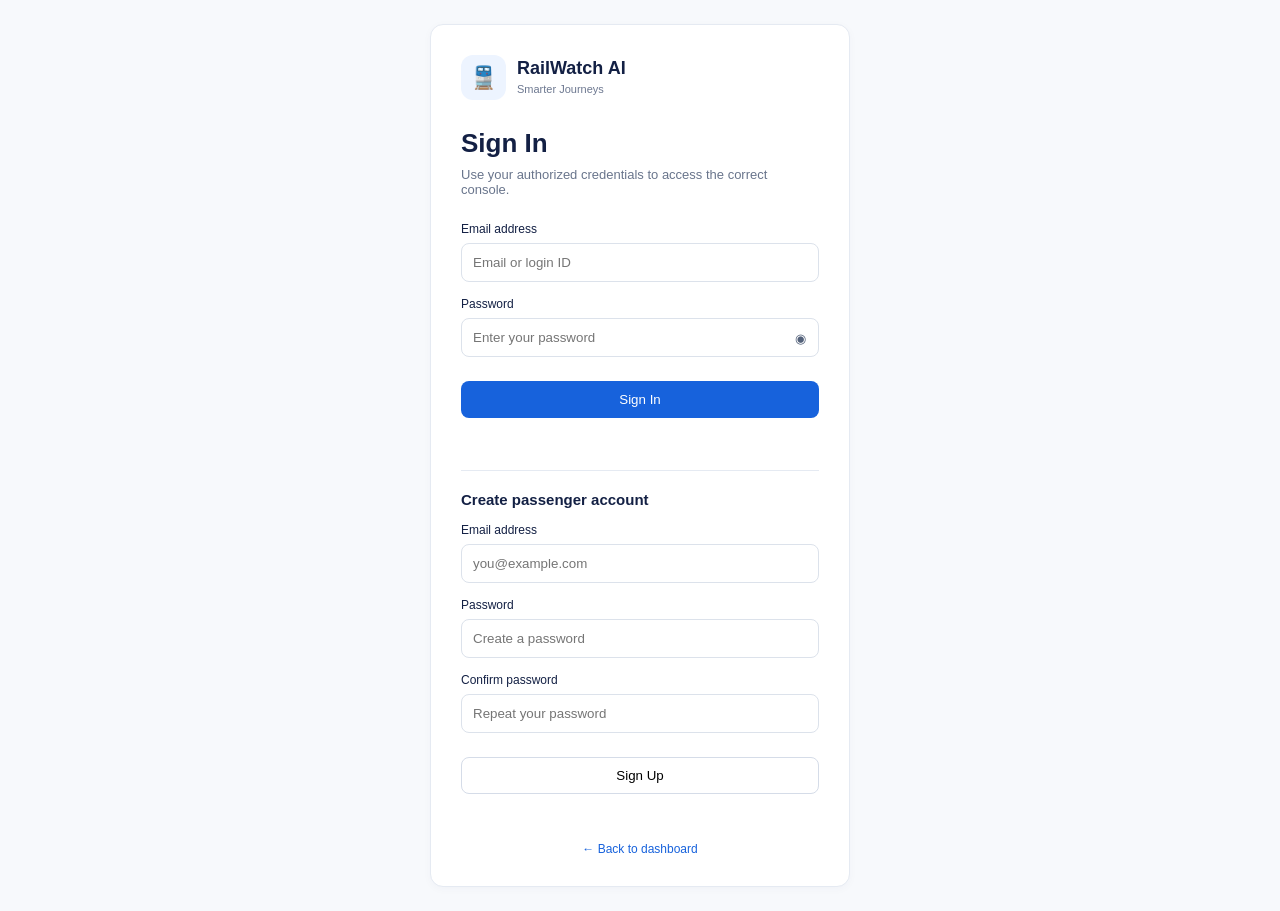
<file: my-trips.html>
<!DOCTYPE html>
<html lang="en">

<head>

  <meta charset="UTF-8">
  <meta name="viewport" content="width=device-width, initial-scale=1.0">

  <title>RailWatch AI - My Trips</title>

  <link rel="stylesheet" href="style.css">

</head>

<body>

<div class="app">

  <aside class="sidebar">

    <div class="brand">
      <div class="brand-icon">🚆</div>

      <div>
        <h2>RailWatch AI</h2>
        <small>Smarter Journeys</small>
      </div>
    </div>

    <nav>

      <a href="index.html" class="nav-item">
        🏠 <span>Live Dashboard</span>
      </a>

      <a href="train.html" class="nav-item">
        🔍 <span>Train Search</span>
      </a>

      <a href="my-trips.html" class="nav-item active">
        🎫 <span>My Trips</span>
      </a>

      <a href="alerts.html" class="nav-item">
        🔔 <span>Alerts</span><span class="alert-count" data-alert-count aria-label="Number of alerts">4</span>
      </a>

      <a href="feedback.html" class="nav-item">
        💬 <span>Feedback</span>
      </a>

    </nav>

    <div class="auth-sidebar-links">
      <div class="language-setting">
        <label for="languageSelect">🌐 <span>Language</span></label>
        <select id="languageSelect" aria-label="Language">
          <option value="en">English</option>
          <option value="hi">हिन्दी</option>
          <option value="kn">ಕನ್ನಡ</option>
          <option value="ta">தமிழ்</option>
          <option value="ml">മലയാളം</option>
          <option value="te">తెలుగు</option>
        </select>
      </div>
      <details class="settings-menu">
        <summary>⚙ <span>Settings</span></summary>
        <a href="signin.html" class="auth-link">↪ <span>Sign In</span></a>
      </details>
    </div>

  </aside>


  <main class="main">

    <div class="page-header">

      <h1>My Trips</h1>

    </div>


    <div class="trip-grid">


      <!-- ACTIVE TRIP -->

      <div class="card trip-card">

        <div class="trip-header">

          <div>
            <span class="status blue-bg">
              Live
            </span>

            <h2>12627</h2>

            <p>Karnataka Sampark Kranti Express</p>
          </div>

          <span class="favorite">
            ★
          </span>

        </div>


        <div class="trip-route">

          <div>
            <strong>NZM</strong>
            <small>Hazrat Nizamuddin</small>
          </div>

          <div class="route-line">
            ━━━━━●━━━━━
          </div>

          <div>
            <strong>SBC</strong>
            <small>KSR Bengaluru</small>
          </div>

        </div>


        <div class="trip-status">

          <div>
            <small>Current Delay</small>
            <strong class="danger">
              +1h 12m
            </strong>
          </div>

          <div>
            <small>AI ETA</small>
            <strong class="success">
              12:05 AM
            </strong>
          </div>

        </div>


        <a href="index.html" class="primary-btn">
          Open Live Dashboard
        </a>

      </div>


      <!-- LAST VIEWED TRAIN -->

      <div class="card trip-card" id="lastViewedTrip">
        <div class="trip-header">
          <div>
            <span class="status gray">Last Viewed</span>
            <h2>No train selected</h2>
            <p>Search for a train to see it here.</p>
          </div>
        </div>
        <a class="secondary-btn" href="train.html">Search Trains</a>
      </div>

    </div>

  </main>

</div>

<script src="users.js"></script>
<script src="auth.js"></script>
<script>requireRole('user');</script>
<script src="app.js"></script>
</body>
</html>
</file>
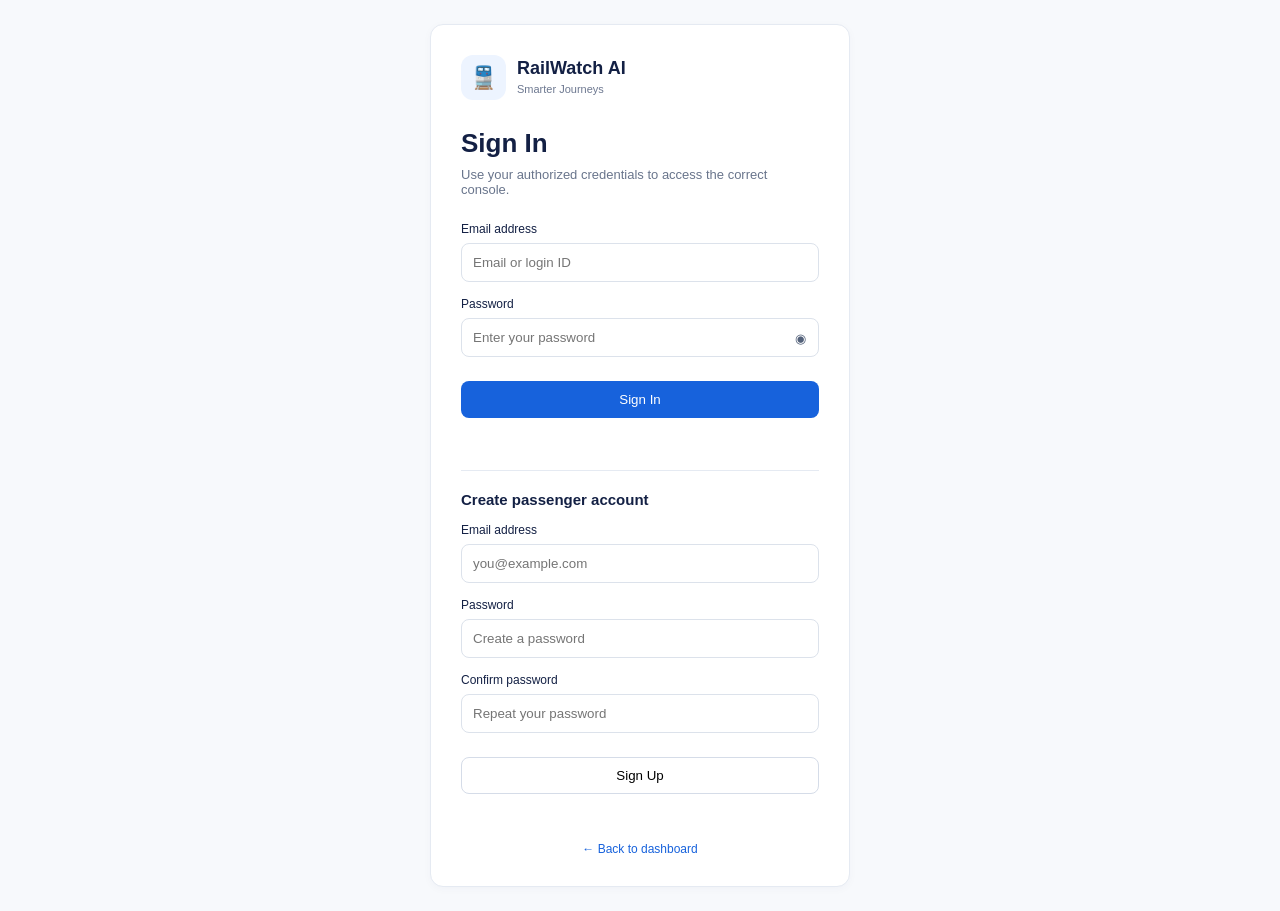
<file: signin.html>
<!DOCTYPE html>
<html lang="en">
<head>
  <meta charset="UTF-8">
  <meta name="viewport" content="width=device-width, initial-scale=1.0">
  <title>RailWatch AI - Sign In</title>
  <link rel="stylesheet" href="style.css">
  <script src="users.js"></script>
</head>
<body>
  <main class="auth-page">
    <section class="card auth-card">
      <div class="brand auth-brand">
        <div class="brand-icon">🚆</div>
        <div>
          <h2>RailWatch AI</h2>
          <small>Smarter Journeys</small>
        </div>
      </div>

      <h1>Sign In</h1>
      <p class="auth-subtitle">Use your authorized credentials to access the correct console.</p>

      <form id="signinForm" novalidate>
        <label for="email">Email address</label>
        <input id="email" type="text" placeholder="Email or login ID" required>

        <label for="password">Password</label>
        <div class="password-field">
          <input id="password" type="password" placeholder="Enter your password" required>
          <button type="button" class="password-toggle" aria-label="Show password" onclick="togglePassword('password', this)">◉</button>
        </div>

        <button class="primary-btn auth-submit" type="submit">Sign In</button>
      </form>
      <p id="signinError" class="signin-error" role="alert"></p>

      <hr class="auth-divider">

      <h2 class="auth-section-title">Create passenger account</h2>
      <form id="signupForm" novalidate>
        <label for="signupEmail">Email address</label>
        <input id="signupEmail" type="email" placeholder="you@example.com" required>

        <label for="signupPassword">Password</label>
        <input id="signupPassword" type="password" placeholder="Create a password" required>

        <label for="signupConfirmPassword">Confirm password</label>
        <input id="signupConfirmPassword" type="password" placeholder="Repeat your password" required>

        <button class="secondary-btn auth-submit" type="submit">Sign Up</button>
      </form>
      <p id="signupMessage" class="signin-error" role="alert"></p>

      <a class="back-link" href="index.html">← Back to dashboard</a>
    </section>
  </main>

  <script>
    function togglePassword(inputId, button) {
      const input = document.getElementById(inputId);
      const showing = input.type === 'text';
      input.type = showing ? 'password' : 'text';
      button.textContent = showing ? '◉' : '◎';
      button.setAttribute('aria-label', showing ? 'Show password' : 'Hide password');
    }

    document.getElementById('signinForm').addEventListener('submit', function (event) {
      event.preventDefault();

      const email = document.getElementById('email').value.trim().toLowerCase();
      const password = document.getElementById('password').value;
      const errorMessage = document.getElementById('signinError');
      const users = getLoginUsers();
      let validUser = users.find(user => user.email.toLowerCase() === email && String(user.password) === password);

      const emailExists = users.some(user => user.email.toLowerCase() === email);
      if (!validUser && !emailExists && email.endsWith('@gmail.com') && password.length >= 6) {
        validUser = { email, password, role: 'user' };
        users.push(validUser);
        saveLoginUsers(users);
      }

      if (!email || !email.includes('@') || !validUser) {
        errorMessage.textContent = 'Invalid Email or Incorrect Password';
        return;
      }

      errorMessage.textContent = '';
      const role = ['admin', 'data', 'loco'].includes(validUser.role) ? validUser.role : 'user';
      sessionStorage.setItem('railwatch_session', JSON.stringify({ email: validUser.email, role }));
      window.location.href = role === 'user'
        ? 'my-trips.html'
        : role === 'loco'
          ? 'locopilot.html'
          : role === 'data'
            ? 'data.html'
            : 'admin.html';
    });

    document.getElementById('signupForm').addEventListener('submit', function (event) {
      event.preventDefault();

      const email = document.getElementById('signupEmail').value.trim().toLowerCase();
      const password = document.getElementById('signupPassword').value;
      const confirmPassword = document.getElementById('signupConfirmPassword').value;
      const message = document.getElementById('signupMessage');
      const users = getLoginUsers();

      if (!email || !email.includes('@')) {
        message.textContent = 'Enter a valid email address.';
        return;
      }
      if (password.length < 6) {
        message.textContent = 'Password must be at least 6 characters.';
        return;
      }
      if (password !== confirmPassword) {
        message.textContent = 'Passwords do not match.';
        return;
      }
      if (users.some(user => user.email.toLowerCase() === email)) {
        message.textContent = 'An account with this email already exists.';
        return;
      }

      users.push({ email, password, role: 'user' });
      saveLoginUsers(users);
      sessionStorage.setItem('railwatch_session', JSON.stringify({ email, role: 'user' }));
      window.location.href = 'my-trips.html';
    });
  </script>
</body>
</html>
</file>
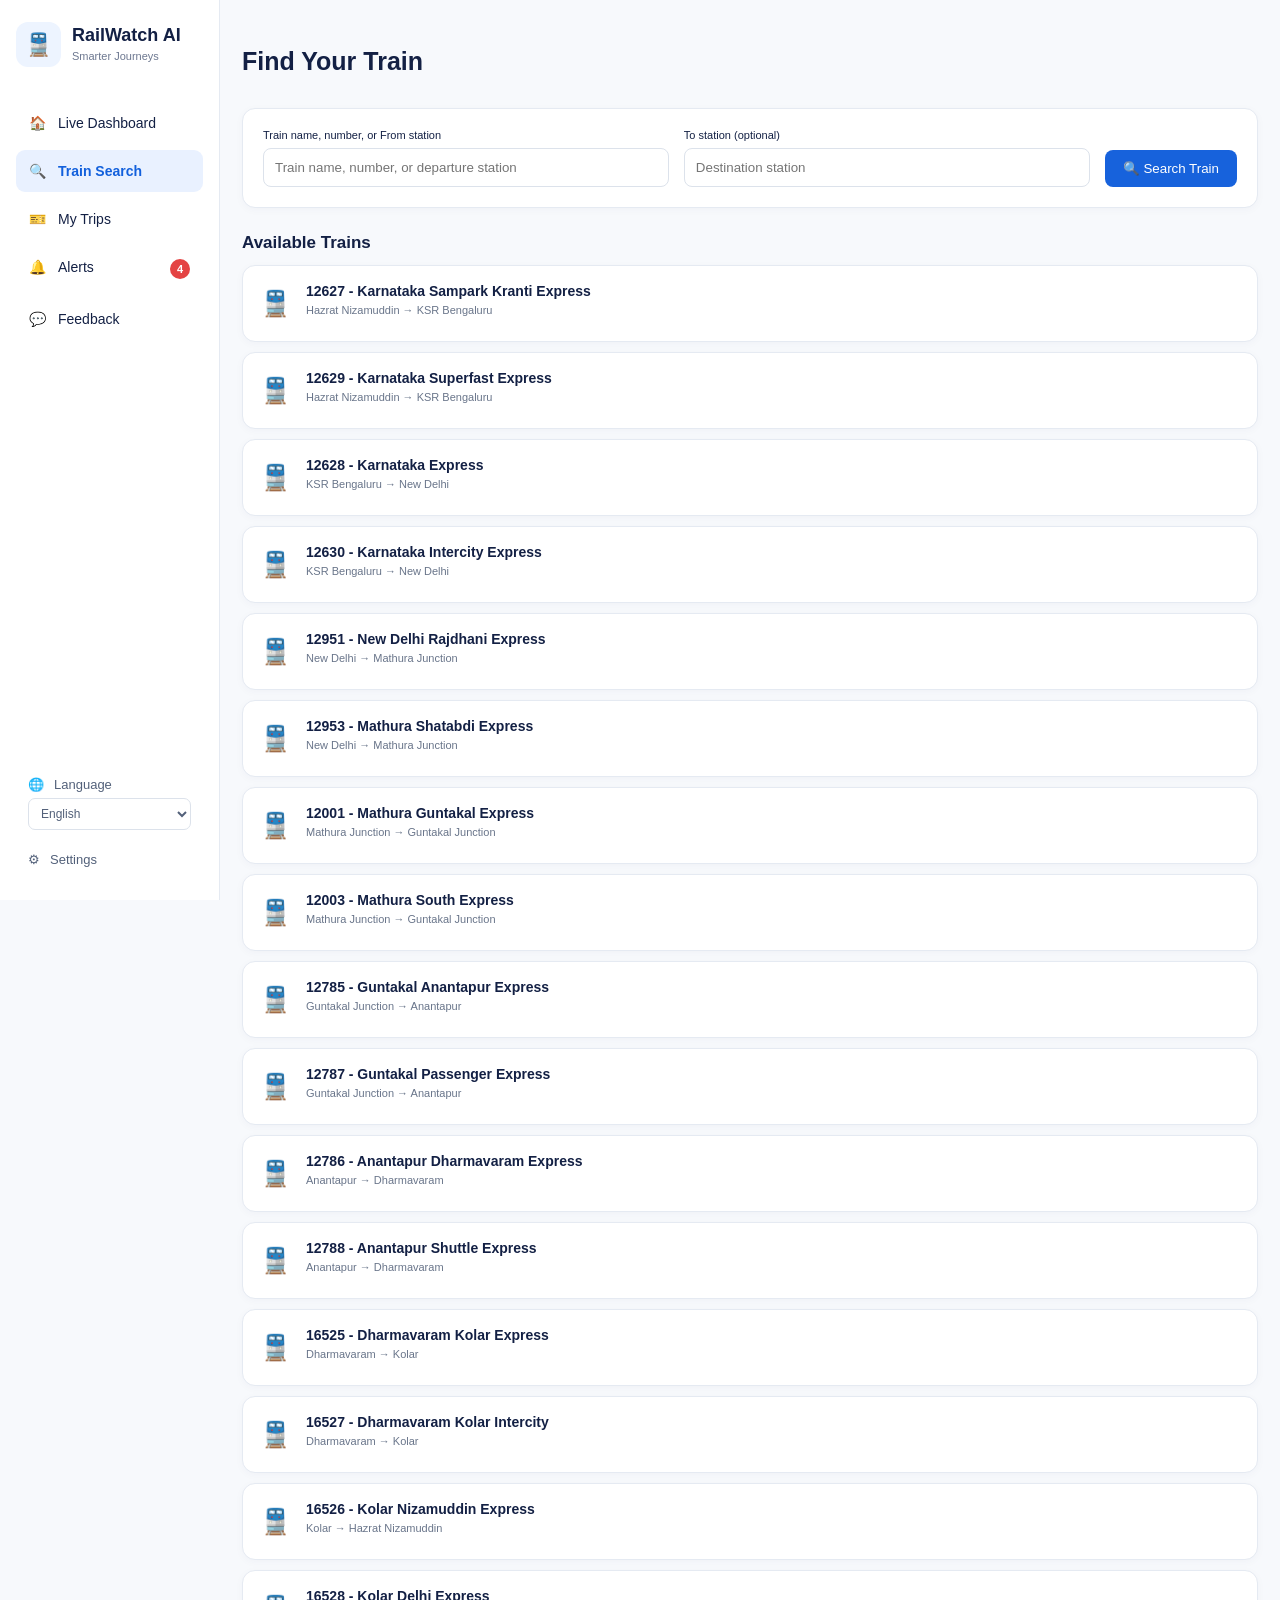
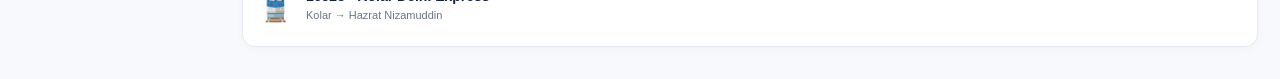
<file: train.html>
<!DOCTYPE html>
<html lang="en">

<head>
  <meta charset="UTF-8">
  <meta name="viewport" content="width=device-width, initial-scale=1.0">

  <title>RailWatch AI - Train Search</title>

  <link rel="stylesheet" href="style.css">
</head>

<body>

<div class="app">

  <!-- SIDEBAR -->

  <aside class="sidebar">

    <div class="brand">

      <div class="brand-icon">🚆</div>

      <div>
        <h2>RailWatch AI</h2>
        <small>Smarter Journeys</small>
      </div>

    </div>

    <nav>

      <a href="index.html" class="nav-item">
        🏠 <span>Live Dashboard</span>
      </a>

      <a href="train.html" class="nav-item active">
        🔍 <span>Train Search</span>
      </a>

      <a href="my-trips.html" class="nav-item">
        🎫 <span>My Trips</span>
      </a>

      <a href="alerts.html" class="nav-item">
        🔔 <span>Alerts</span><span class="alert-count" data-alert-count aria-label="Number of alerts">4</span>
      </a>

      <a href="feedback.html" class="nav-item">
        💬 <span>Feedback</span>
      </a>

    </nav>

    <div class="auth-sidebar-links">
      <div class="language-setting">
        <label for="languageSelect">🌐 <span>Language</span></label>
        <select id="languageSelect" aria-label="Language">
          <option value="en">English</option>
          <option value="hi">हिन्दी</option>
          <option value="kn">ಕನ್ನಡ</option>
          <option value="ta">தமிழ்</option>
          <option value="ml">മലയാളം</option>
          <option value="te">తెలుగు</option>
        </select>
      </div>
      <details class="settings-menu">
        <summary>⚙ <span>Settings</span></summary>
        <a href="signin.html" class="auth-link">↪ <span>Sign In</span></a>
      </details>
    </div>

  </aside>


  <!-- MAIN CONTENT -->

  <main class="main">

    <div class="page-header">

      <h1>Find Your Train</h1>

    </div>


    <!-- SEARCH -->

    <div class="card search-box">

      <div class="search-input">

        <label>Train name, number, or From station</label>

        <input
          id="fromInput"
          type="text"
          placeholder="Train name, number, or departure station"
          list="stationOptions"
          autocomplete="off"
        >

      </div>


      <div class="search-input">

        <label>To station (optional)</label>

        <input
          id="toInput"
          type="text"
          placeholder="Destination station"
          list="stationOptions"
          autocomplete="off"
        >

      </div>


      <button
        class="primary-btn"
        id="searchButton"
      >
        🔍 Search Train
      </button>

    </div>

    <datalist id="stationOptions">
      <option value="Hazrat Nizamuddin"></option>
      <option value="Mathura Junction"></option>
      <option value="Guntakal Junction"></option>
      <option value="Anantapur"></option>
      <option value="Dharmavaram"></option>
      <option value="KSR Bengaluru"></option>
      <option value="Kolar"></option>
      <option value="New Delhi"></option>
    </datalist>


    <!-- SEARCH STATUS -->

    <div id="searchStatus" class="search-status"></div>


    <!-- RESULTS -->

    <section>

      <h2 class="section-heading-text">
        Available Trains
      </h2>


      <div id="trainResults"></div>

    </section>

    <section class="card train-details section" id="trainDetails" hidden>
      <h2>Train Details</h2>
      <div class="train-details-grid">
        <div>
          <small>Train No</small>
          <strong id="detailsNumber"></strong>
        </div>
        <div>
          <small>Train Name</small>
          <strong id="detailsName"></strong>
        </div>
        <div class="train-path">
          <small>Path</small>
          <strong id="detailsPath"></strong>
        </div>
      </div>
      <div class="availability-block">
        <h3>Availability</h3>
        <div class="availability-days" id="detailsAvailability" aria-label="Weekly train availability"></div>
      </div>

      <a class="primary-btn" id="liveDashboardLink" href="index.html">Open Live Dashboard</a>
    </section>

  </main>

</div>


<script src="auth.js"></script>
<script src="app.js"></script>
<script src="client_sync.js"></script>

</body>
</html>
</file>
<file: style.css>
* {
  box-sizing: border-box;
  margin: 0;
  padding: 0;
  font-family: Inter, Arial, sans-serif;
}

body {
  background: #f7f9fc;
  color: #132044;
}

a {
  text-decoration: none;
  color: inherit;
}


/* =========================
   APP
========================= */

.app {
  display: flex;
  min-height: 100vh;
}


/* =========================
   SIDEBAR
========================= */

.sidebar {
  width: 220px;
  background: white;
  border-right: 1px solid #e5eaf2;
  position: fixed;
  top: 0;
  bottom: 0;
  padding: 22px 16px;
  display: flex;
  flex-direction: column;
}

.brand {
  display: flex;
  align-items: center;
  gap: 11px;
  margin-bottom: 35px;
}

.brand-icon {
  width: 45px;
  height: 45px;
  background: #edf4ff;
  border-radius: 12px;
  display: flex;
  align-items: center;
  justify-content: center;
  font-size: 22px;
}

.brand h2 {
  font-size: 18px;
}

.brand small {
  color: #6d7890;
  font-size: 11px;
}


.nav-item {
  display: flex;
  gap: 12px;
  padding: 13px;
  border-radius: 9px;
  margin-bottom: 6px;
  font-size: 14px;
  transition: .2s;
}

.nav-item:hover {
  background: #f1f5ff;
}

.nav-item.active {
  background: #e9f1ff;
  color: #1260dc;
  font-weight: 650;
}

.alert-count {
  min-width: 20px;
  height: 20px;
  margin-left: auto;
  padding: 0 5px;
  border-radius: 10px;
  display: inline-grid;
  place-items: center;
  background: #e44343;
  color: white;
  font-size: 11px;
  font-weight: 700;
}


/* =========================
   AI CARD
========================= */

.ai-sidebar-card {
  background: #eef5ff;
  margin-top: 50px;
  padding: 18px;
  border-radius: 12px;
}

.ai-sidebar-card h3 {
  margin: 8px 0;
}

.ai-sidebar-card p {
  font-size: 12px;
  line-height: 1.5;
  color: #61708c;
}

.ai-sidebar-card button {
  width: 100%;
  margin-top: 15px;
  padding: 9px;
  border: 0;
  border-radius: 7px;
  background: #1461df;
  color: white;
}

.auth-sidebar-links {
  margin-top: auto;
  padding-top: 20px;
}

.language-setting {
  margin-bottom: 6px;
}

.language-setting label {
  display: flex;
  align-items: center;
  gap: 10px;
  padding: 11px 12px 6px;
  color: #53617a;
  font-size: 13px;
}

.language-setting select {
  width: calc(100% - 24px);
  margin: 0 12px 5px;
  padding: 7px 8px;
  border: 1px solid #dce2eb;
  border-radius: 7px;
  background: white;
  color: #53617a;
  font-size: 12px;
}

.auth-link {
  display: flex;
  align-items: center;
  gap: 10px;
  padding: 11px 12px;
  border-radius: 8px;
  color: #53617a;
  font-size: 13px;
  transition: .2s;
}

.auth-link:hover {
  background: #f1f5ff;
  color: #1260dc;
}

.settings-menu summary {
  display: flex;
  align-items: center;
  gap: 10px;
  padding: 11px 12px;
  border-radius: 8px;
  color: #53617a;
  font-size: 13px;
  cursor: pointer;
  list-style: none;
}

.settings-menu summary::-webkit-details-marker {
  display: none;
}

.settings-menu summary:hover {
  background: #f1f5ff;
  color: #1260dc;
}

.settings-menu .auth-link {
  margin-top: 4px;
  padding-left: 24px;
}

.language-modal[hidden] {
  display: none;
}

.language-modal {
  position: fixed;
  inset: 0;
  z-index: 20;
  display: grid;
  place-items: center;
  padding: 20px;
  background: rgba(19, 32, 68, .42);
}

.language-modal-card {
  width: min(100%, 390px);
  padding: 28px;
  border: 1px solid #e5eaf2;
  border-radius: 14px;
  background: white;
  box-shadow: 0 18px 45px rgba(20, 40, 80, .18);
}

.language-modal-icon {
  font-size: 28px;
  margin-bottom: 12px;
}

.language-modal-card h2 {
  font-size: 21px;
  margin-bottom: 8px;
}

.language-modal-card p {
  color: #69758c;
  font-size: 13px;
  margin-bottom: 22px;
}

.language-modal-card label {
  display: block;
  color: #536078;
  font-size: 12px;
  margin-bottom: 7px;
}

.language-modal-card select {
  width: 100%;
  padding: 11px;
  border: 1px solid #dce2eb;
  border-radius: 8px;
  background: white;
  color: #132044;
}

.language-continue {
  width: 100%;
  margin-top: 18px;
}

.journey-modal[hidden] {
  display: none;
}

.journey-modal {
  position: fixed;
  inset: 0;
  z-index: 19;
  display: grid;
  place-items: center;
  padding: 20px;
  background: rgba(19, 32, 68, .42);
}

.journey-modal-card {
  width: min(100%, 420px);
  padding: 28px;
  border: 1px solid #e5eaf2;
  border-radius: 14px;
  background: white;
  box-shadow: 0 18px 45px rgba(20, 40, 80, .18);
}

.journey-modal-card h2 {
  font-size: 21px;
  margin-bottom: 8px;
}

.journey-modal-card p {
  color: #69758c;
  font-size: 13px;
  margin-bottom: 20px;
}

.journey-modal-card label {
  display: block;
  color: #536078;
  font-size: 12px;
  margin: 14px 0 7px;
}

.journey-modal-card select {
  width: 100%;
  padding: 11px;
  border: 1px solid #dce2eb;
  border-radius: 8px;
  background: white;
  color: #132044;
}

.journey-search {
  width: 100%;
  margin-top: 4px;
}

.journey-close {
  width: 100%;
  margin-top: 10px;
}

.journey-error {
  min-height: 18px;
  margin: 10px 0 4px !important;
  color: #e44343 !important;
  font-size: 12px !important;
}

.train-picker-modal[hidden] {
  display: none;
}

.train-picker-modal {
  position: fixed;
  inset: 0;
  z-index: 18;
  display: grid;
  place-items: center;
  padding: 20px;
  background: rgba(19, 32, 68, .42);
}

.train-picker-card {
  width: min(100%, 520px);
  max-height: min(680px, 90vh);
  overflow-y: auto;
  padding: 28px;
  border: 1px solid #e5eaf2;
  border-radius: 14px;
  background: white;
  box-shadow: 0 18px 45px rgba(20, 40, 80, .18);
}

.train-picker-card h2 {
  font-size: 21px;
  margin-bottom: 8px;
}

.train-picker-card > p {
  color: #69758c;
  font-size: 13px;
  margin-bottom: 18px;
}

.train-picker-results {
  display: grid;
  gap: 10px;
}

.train-picker-option {
  width: 100%;
  padding: 14px;
  border: 1px solid #e5eaf2;
  border-radius: 9px;
  background: white;
  color: #132044;
  text-align: left;
  cursor: pointer;
  transition: .2s;
}

.train-picker-option:hover,
.train-picker-option:focus {
  border-color: #1764dd;
  background: #f1f6ff;
  outline: none;
}

.train-picker-option strong,
.train-picker-option small {
  display: block;
}

.train-picker-option strong {
  font-size: 14px;
}

.train-picker-option small {
  margin-top: 5px;
  color: #69758c;
  font-size: 11px;
}

.search-station-button {
  width: 100%;
  margin-top: 4px;
  cursor: pointer;
}


/* =========================
   MAIN
========================= */

.main {
  margin-left: 220px;
  width: calc(100% - 220px);
  padding: 22px;
}

.admin-main {
  margin-left: 0;
  width: 100%;
}

.topbar {
  height: 45px;
  display: flex;
  justify-content: flex-end;
  align-items: center;
  gap: 20px;
}

.topbar button {
  padding: 9px 15px;
  border: 1px solid #d8dfeb;
  background: white;
  border-radius: 8px;
}

.notification {
  color: #e53935;
}


/* =========================
   COMMON CARD
========================= */

.card {
  background: white;
  border: 1px solid #e5eaf2;
  border-radius: 13px;
  box-shadow: 0 2px 8px rgba(20,40,80,.03);
}


/* =========================
   TRAIN HEADER
========================= */

.train-header {
  display: flex;
  gap: 15px;
  padding: 20px;
}

.train-logo {
  width: 52px;
  height: 52px;
  border-radius: 50%;
  background: #1461df;
  color: white;
  display: flex;
  align-items: center;
  justify-content: center;
}

.train-header h1 {
  font-size: 20px;
  margin-bottom: 6px;
}

.train-header p {
  color: #65718a;
  font-size: 13px;
}


/* =========================
   OVERVIEW
========================= */

.overview-grid {
  display: grid;
  grid-template-columns: repeat(4,1fr);
  gap: 12px;
  margin-top: 12px;
}

.stat-card {
  padding: 17px;
}

.stat-card span {
  font-size: 12px;
  color: #536078;
}

.stat-card h2 {
  margin: 12px 0 7px;
  font-size: 19px;
}

.stat-card small {
  color: #748096;
  font-size: 11px;
}

.stat-card .distance-value {
  display: block;
  margin-bottom: 5px;
  color: #132044;
  font-size: 15px;
}

.progress {
  height: 8px;
  background: #e8edf3;
  border-radius: 20px;
  margin: 10px 0;
  overflow: hidden;
}

.progress div {
  height: 100%;
  background: #10a86b;
}


/* =========================
   TWO COLUMN
========================= */

.two-column {
  display: grid;
  grid-template-columns: 2fr 1fr;
  gap: 12px;
  margin-top: 12px;
}

.section {
  padding: 17px;
}

.section h2 {
  font-size: 15px;
  margin-bottom: 15px;
}


/* =========================
   ETA
========================= */

.eta-grid {
  display: grid;
  grid-template-columns: repeat(4,1fr);
  gap: 10px;
}

.eta-box {
  border: 1px solid #e5eaf2;
  border-radius: 9px;
  padding: 14px;
  min-height: 120px;
}

.eta-box small {
  color: #647089;
}

.eta-box h3 {
  margin: 20px 0 8px;
  font-size: 15px;
}

.eta-box p {
  color: #6c778d;
  font-size: 11px;
}

.confidence {
  text-align: center;
}

.confidence strong {
  display: block;
  font-size: 28px;
  color: #09a76a;
  margin-top: 15px;
}

.info {
  margin-top: 12px;
  padding: 10px;
  background: #f0f6ff;
  border-radius: 8px;
  color: #2055a5;
  font-size: 11px;
}


/* =========================
   FACTORS
========================= */

.factor {
  display: flex;
  align-items: center;
  gap: 10px;
  padding: 13px 0;
  border-bottom: 1px solid #edf0f5;
}

.factor div {
  flex: 1;
}

.factor strong,
.factor small {
  display: block;
}

.factor strong {
  font-size: 12px;
}

.factor small {
  font-size: 10px;
  color: #717c90;
  margin-top: 4px;
}


/* =========================
   COLORS
========================= */

.success {
  color: #08a568 !important;
}

.warning {
  color: #f18400 !important;
}

.danger {
  color: #e44343 !important;
}

.blue {
  color: #1764dd !important;
}

.high {
  color: #d93d3d;
}

.medium {
  color: #d37a00;
}

.low {
  color: #1764d9;
}


/* =========================
   TIMELINE
========================= */

.section-heading {
  display: flex;
  justify-content: space-between;
}

.legend {
  font-size: 10px;
  color: #667289;
}

.table-container {
  overflow-x: auto;
}

table {
  width: 100%;
  border-collapse: collapse;
}

th {
  font-size: 11px;
  color: #56627a;
  text-align: left;
  padding: 11px;
}

td {
  font-size: 11px;
  padding: 13px 11px;
  border-top: 1px solid #edf0f5;
}

.current {
  background: #f1f6ff;
}

.status {
  padding: 5px 9px;
  border-radius: 20px;
  font-size: 10px;
}

.green {
  background: #def7e9;
  color: #078b50;
}

.blue-bg {
  background: #e3edff;
  color: #1760d5;
}

.gray {
  background: #eef0f3;
  color: #727b89;
}


/* =========================
   PAGE HEADER
========================= */

.page-header {
  padding: 25px 0;
}

.page-header h1 {
  font-size: 25px;
  margin-bottom: 7px;
}

.page-header p {
  color: #69758c;
}

.data-main .form-grid {
  grid-template-columns: repeat(auto-fit, minmax(min(220px, 100%), 1fr));
}

.data-main .form-group input,
.data-main .form-group select,
.data-main .form-group textarea {
  width: 100%;
  min-width: 0;
}

.console-form {
  margin-bottom: 20px;
}

.alert-description-group {
  grid-column: span 2;
}

.data-main .table-container {
  width: 100%;
  overflow-x: auto;
  overscroll-behavior-inline: contain;
  -webkit-overflow-scrolling: touch;
}

.data-main #scheduleTableBody + * {
  min-width: 620px;
}

.data-main .table-container table {
  min-width: 620px;
}

.console-alert-list {
  margin-top: 10px;
}

.console-alert-list .alert-card-large {
  min-width: 0;
}


/* =========================
   SEARCH
========================= */

.search-box {
  padding: 20px;
  display: flex;
  gap: 15px;
  align-items: end;
}

.search-input {
  flex: 1;
}

.search-input label {
  display: block;
  font-size: 11px;
  margin-bottom: 7px;
}

.search-input input,
.feedback-form textarea,
.feedback-form select {
  width: 100%;
  border: 1px solid #dce2eb;
  border-radius: 8px;
  padding: 11px;
  outline: none;
}

.primary-btn {
  display: inline-block;
  border: 0;
  background: #1762dc;
  color: white;
  padding: 11px 18px;
  border-radius: 8px;
  cursor: pointer;
}

.secondary-btn {
  padding: 10px 15px;
  border: 1px solid #d5dce8;
  background: white;
  border-radius: 8px;
}

.user-form {
  margin: 16px 0 20px;
  padding-bottom: 18px;
  border-bottom: 1px solid #edf0f5;
}

/* =========================
   AUTH
========================= */

.auth-page {
  min-height: 100vh;
  display: grid;
  place-items: center;
  padding: 24px;
}

.auth-card {
  width: min(100%, 420px);
  padding: 30px;
}

.auth-brand {
  margin-bottom: 28px;
}

.auth-card h1 {
  font-size: 26px;
  margin-bottom: 8px;
}

.auth-subtitle {
  color: #69758c;
  font-size: 13px;
  margin-bottom: 25px;
}

.auth-divider {
  border: 0;
  border-top: 1px solid #e5eaf2;
  margin: 24px 0 20px;
}

.auth-section-title {
  font-size: 15px;
  margin-bottom: 12px;
}

.auth-card label {
  display: block;
  font-size: 12px;
  margin: 15px 0 7px;
}

.auth-card input {
  width: 100%;
  border: 1px solid #dce2eb;
  border-radius: 8px;
  padding: 11px;
  outline: none;
}

.auth-card input:focus {
  border-color: #1762dc;
}

.password-field {
  position: relative;
}

.password-field input {
  padding-right: 42px;
}

.password-toggle {
  position: absolute;
  top: 50%;
  right: 8px;
  transform: translateY(-50%);
  border: 0;
  background: transparent;
  color: #53617a;
  cursor: pointer;
  padding: 5px;
}

.auth-submit {
  width: 100%;
  margin-top: 24px;
}

.back-link {
  display: block;
  margin-top: 20px;
  color: #1762dc;
  font-size: 12px;
  text-align: center;
}

.signin-error {
  min-height: 18px;
  margin-top: 10px;
  color: #e44343;
  font-size: 12px;
  text-align: center;
}

.js-message {
  margin-top: 10px;
  color: #e44343;
  font-size: 12px;
}

.js-message.success {
  color: #08a568;
}

.other-factor-textarea {
  width: 100%;
  min-height: 78px;
  padding: 10px;
  border: 1px solid #dce2eb;
  border-radius: 8px;
  resize: vertical;
  outline: none;
}

.other-factor-textarea:focus {
  border-color: #1762dc;
}


/* =========================
   TRAIN RESULTS
========================= */

.section-heading-text {
  margin: 25px 0 12px;
  font-size: 17px;
}

.train-result {
  padding: 17px;
  margin-bottom: 10px;
  display: flex;
  align-items: center;
  gap: 15px;
  cursor: pointer;
  transition: .2s;
}

.train-result:hover,
.train-result:focus {
  border-color: #1764dd;
  box-shadow: 0 4px 14px rgba(23, 100, 221, .12);
  outline: none;
}

.train-result-icon {
  font-size: 25px;
}

.train-result-info {
  flex: 1;
}

.train-result-info h3 {
  font-size: 14px;
  margin-bottom: 5px;
}

.train-result-info p {
  font-size: 11px;
  color: #69758a;
  margin-bottom: 8px;
}

.train-details {
  margin-top: 20px;
}

.train-details[hidden] {
  display: none;
}

.train-details-grid {
  display: grid;
  grid-template-columns: repeat(2, 1fr);
  gap: 16px;
}

.train-details-grid > div {
  display: flex;
  flex-direction: column;
  gap: 6px;
  padding: 13px;
  border: 1px solid #e5eaf2;
  border-radius: 9px;
}

.train-details-grid small,
.availability-block h3 {
  color: #667289;
  font-size: 11px;
}

.train-details-grid strong {
  color: #132044;
  font-size: 14px;
}

.train-path {
  grid-column: 1 / -1;
}

.availability-block {
  margin-top: 18px;
}

.availability-block h3 {
  margin-bottom: 10px;
  font-weight: 600;
}

.availability-days {
  display: flex;
  gap: 10px;
  flex-wrap: wrap;
}

.availability-editor {
  display: grid;
  grid-template-columns: repeat(7, minmax(72px, 1fr));
  gap: 8px;
  margin: 4px 0 18px;
}

.availability-editor-day {
  display: flex;
  align-items: center;
  justify-content: center;
  gap: 6px;
  min-height: 42px;
  padding: 8px;
  border: 1px solid #dce2eb;
  border-radius: 8px;
  color: #536078;
  font-size: 11px;
  cursor: pointer;
}

.availability-editor-day input {
  accent-color: #1762dc;
}

.availability-day {
  width: 34px;
  height: 34px;
  border: 2px solid;
  border-radius: 50%;
  display: grid;
  place-items: center;
  font-size: 12px;
  font-weight: 700;
}

.availability-day.available {
  border-color: #10a86b;
  background: #def7e9;
  color: #078b50;
}

.availability-day.unavailable {
  border-color: #e44343;
  background: #ffebeb;
  color: #c52d2d;
}

.view-btn {
  color: #1762dc;
  font-weight: 650;
}


/* =========================
   TRIPS
========================= */

.trip-grid {
  display: grid;
  grid-template-columns: repeat(2,1fr);
  gap: 15px;
}

.trip-card {
  padding: 20px;
}

.trip-header {
  display: flex;
  justify-content: space-between;
}

.trip-header h2 {
  margin-top: 12px;
}

.trip-header p {
  color: #68748a;
  font-size: 12px;
}

.favorite {
  color: #f2a400;
  font-size: 20px;
}

.trip-route {
  display: flex;
  align-items: center;
  justify-content: space-between;
  margin: 30px 0;
}

.trip-route div {
  text-align: center;
}

.trip-route small {
  display: block;
  color: #718096;
  margin-top: 5px;
  font-size: 10px;
}

.route-line {
  color: #1762dc;
}

.trip-status {
  display: flex;
  justify-content: space-between;
  margin-bottom: 20px;
}

.trip-status small,
.trip-status strong {
  display: block;
}

.trip-status small {
  color: #69758b;
  font-size: 10px;
}

.trip-status strong {
  margin-top: 5px;
}


/* =========================
   ALERTS
========================= */

.alert-list {
  display: flex;
  flex-direction: column;
  gap: 10px;
}

.alert-card-large {
  padding: 18px;
  display: flex;
  gap: 15px;
}

.alert-symbol {
  width: 45px;
  height: 45px;
  border-radius: 10px;
  display: flex;
  align-items: center;
  justify-content: center;
}

.danger-bg {
  background: #ffe7e7;
}

.warning-bg {
  background: #fff1db;
}

.success-bg {
  background: #def7e9;
}

.alert-content {
  flex: 1;
}

.alert-top {
  display: flex;
  justify-content: space-between;
}

.alert-top h3 {
  font-size: 14px;
}

.alert-top small {
  color: #7a8497;
}

.alert-content p {
  margin: 8px 0;
  font-size: 12px;
  color: #647087;
}

.alert-tag {
  font-size: 10px;
}


/* =========================
   FEEDBACK
========================= */

.feedback-layout {
  display: grid;
  grid-template-columns: 2fr 1fr;
  gap: 15px;
}

.feedback-form,
.feedback-info {
  padding: 22px;
}

.feedback-form h2 {
  margin-bottom: 25px;
}

.feedback-form label {
  display: block;
  font-size: 12px;
  margin: 15px 0 7px;
}

.feedback-form textarea {
  min-height: 140px;
  resize: vertical;
}

.feedback-form select {
  margin-bottom: 15px;
}

.rating {
  display: flex;
  gap: 10px;
}

.rating button {
  font-size: 25px;
  background: white;
  border: 1px solid #e1e6ee;
  border-radius: 8px;
  padding: 7px;
  cursor: pointer;
}

.feedback-icon {
  font-size: 35px;
  margin-bottom: 15px;
}

.feedback-info li {
  margin: 15px 0;
  color: #5e6b82;
  font-size: 12px;
}


/* =========================
   MOBILE
========================= */

@media(max-width: 900px) {

  .sidebar {
    width: 70px;
  }

  .brand div:last-child,
  .nav-item span,
  .ai-sidebar-card {
    display: none;
  }

  .nav-item {
    justify-content: center;
  }

  .main {
    margin-left: 70px;
    width: calc(100% - 70px);
  }

  .overview-grid,
  .two-column,
  .trip-grid,
  .feedback-layout {
    grid-template-columns: 1fr;
  }

  .eta-grid {
    grid-template-columns: repeat(2,1fr);
  }

  .search-box {
    flex-direction: column;
    align-items: stretch;
  }

  .availability-editor {
    grid-template-columns: repeat(4, minmax(100px, 1fr));
  }

}

@media(max-width: 550px) {

  .eta-grid {
    grid-template-columns: 1fr;
  }

  .main {
    padding: 12px;
  }

  .availability-editor {
    grid-template-columns: repeat(2, minmax(0, 1fr));
  }

  .page-header {
    padding: 16px 0;
  }

  .page-header h1 {
    font-size: 22px;
  }

  .admin-nav {
    gap: 6px;
  }

  .admin-tab {
    flex: 1 0 auto;
    padding: 8px 11px;
  }

  .data-main .section {
    padding: 15px;
  }

  .data-main .admin-nav {
    justify-content: flex-start;
    padding-bottom: 8px;
  }

  .data-main .admin-tab {
    flex: 0 0 auto;
  }

  .data-main .primary-btn {
    width: 100%;
  }

  .alert-description-group {
    grid-column: auto;
  }

  .console-alert-list .alert-card-large {
    align-items: flex-start;
    padding: 14px;
  }

  .console-alert-list .alert-top {
    align-items: flex-start;
    flex-direction: column;
    gap: 4px;
  }

  .train-details-grid {
    grid-template-columns: 1fr;
  }

  .train-path {
    grid-column: auto;
  }

}
</file>
